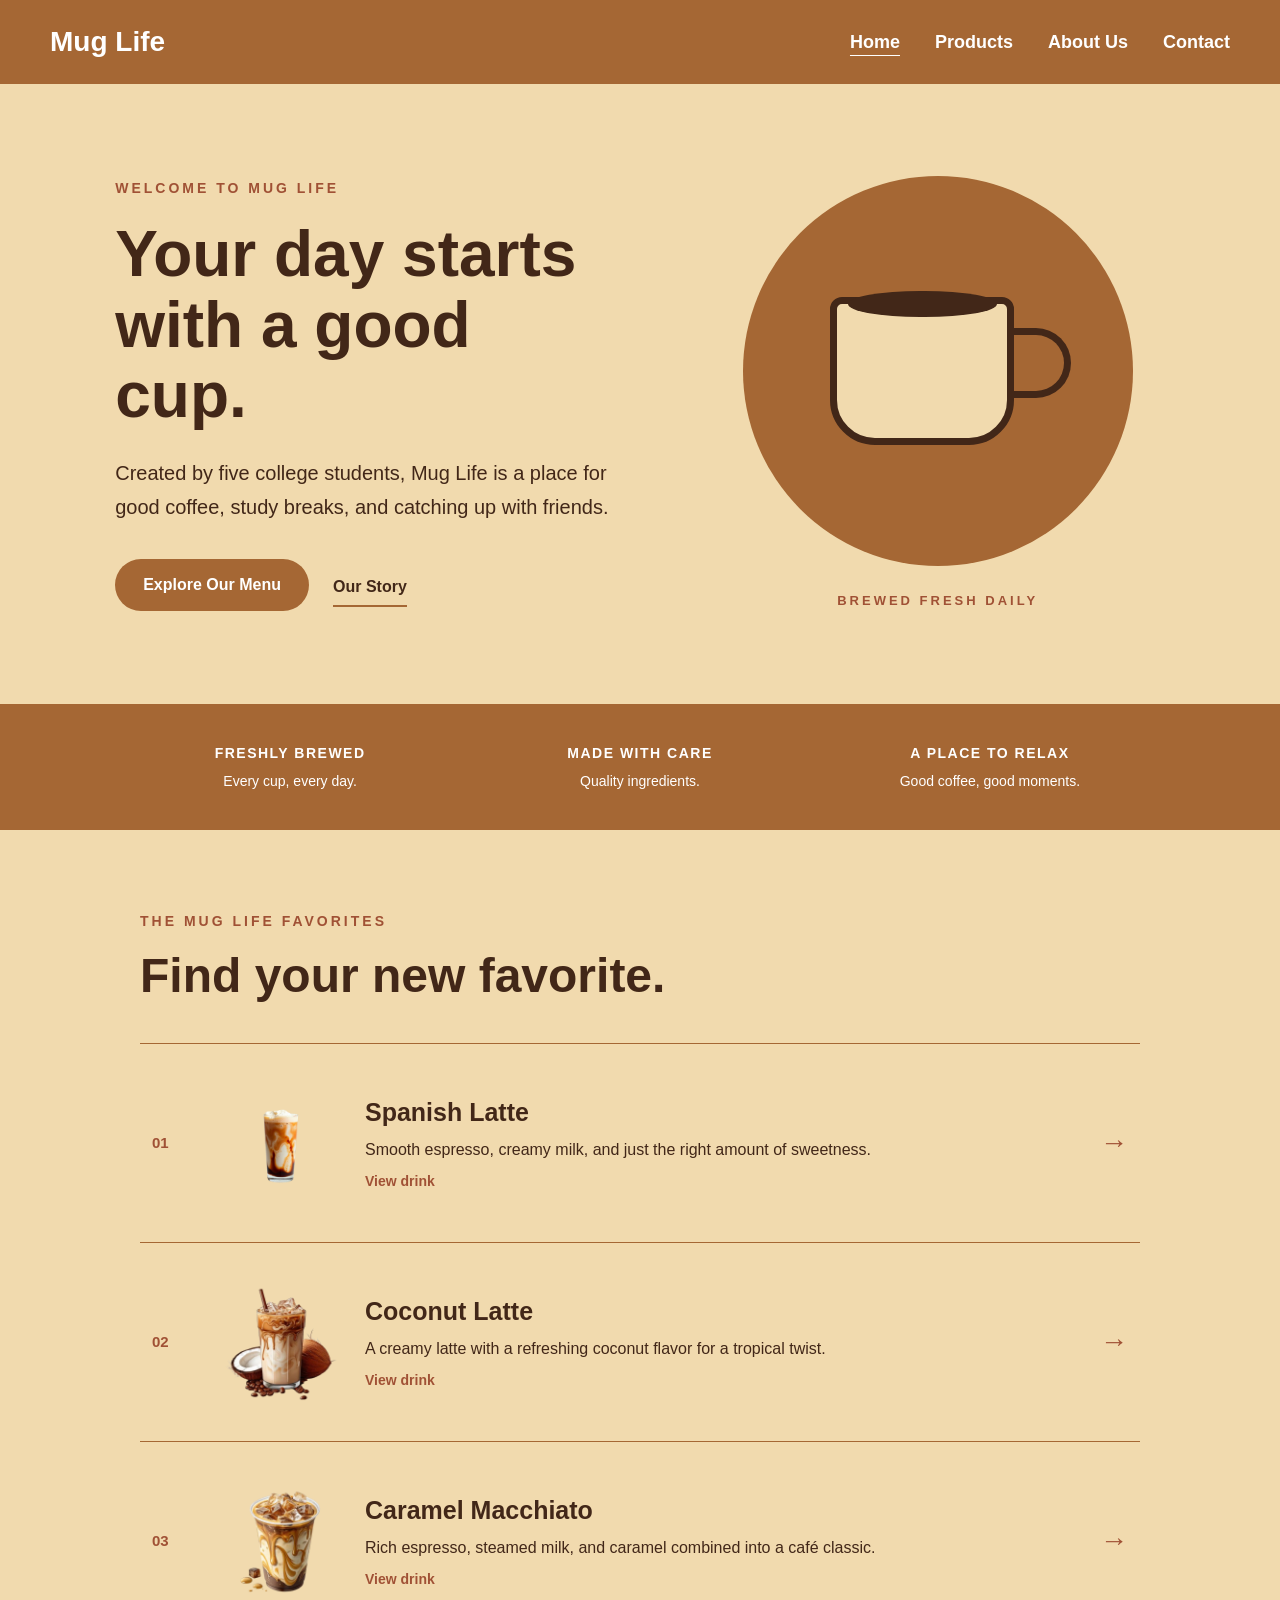
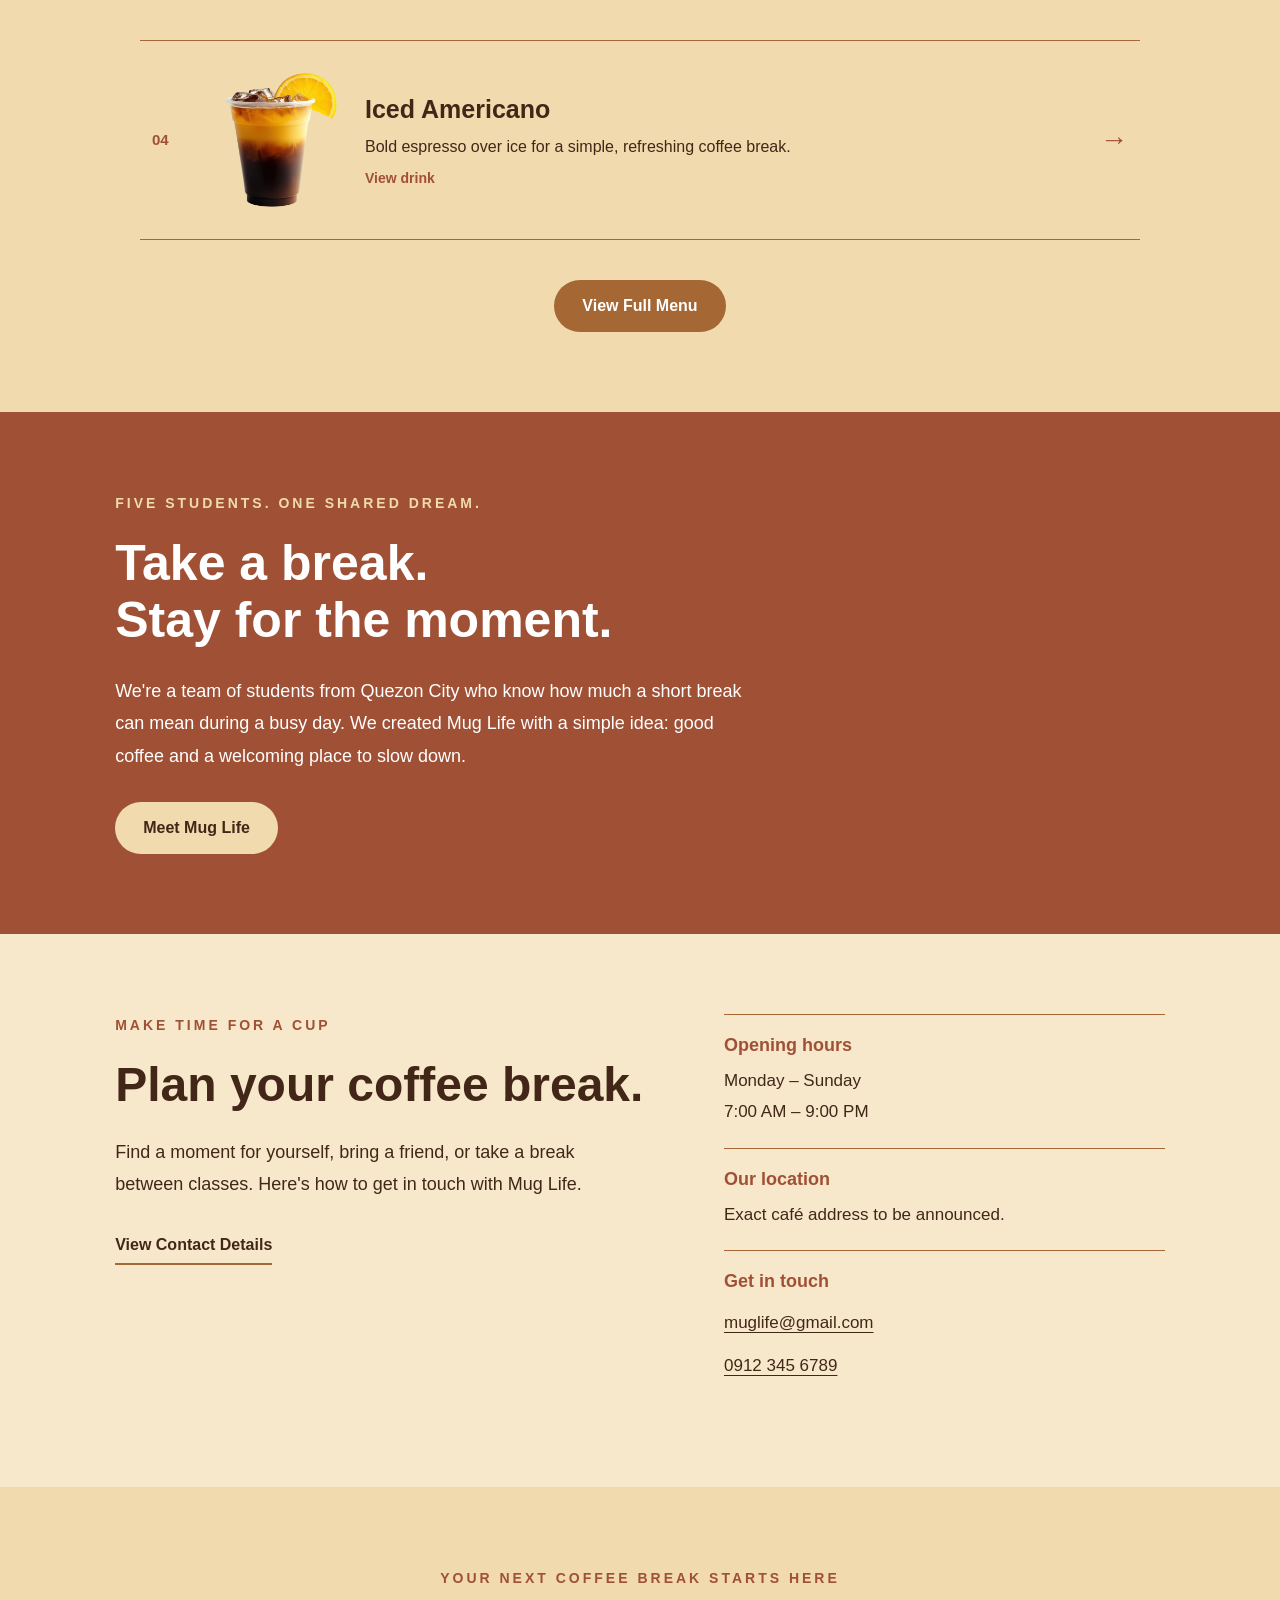
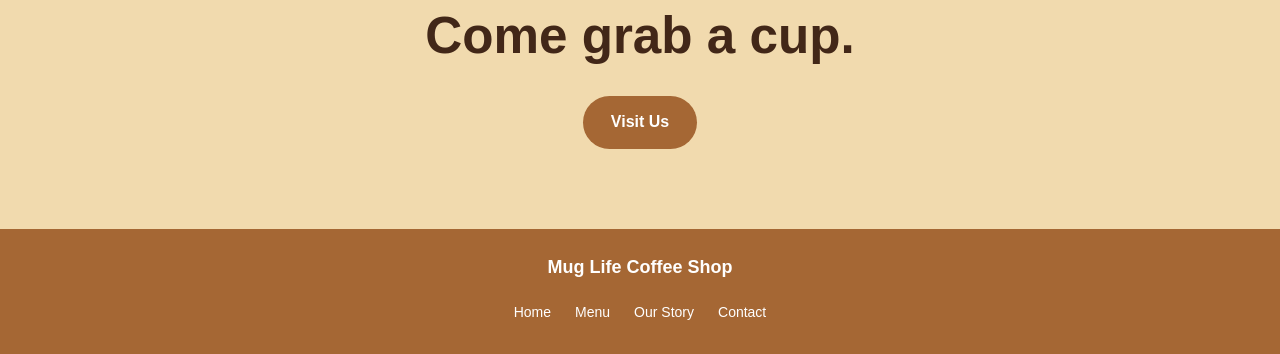
<file: index.html>
<!DOCTYPE html>
<html lang="en">

<head>
  <meta charset="UTF-8">
  <meta name="viewport" content="width=device-width, initial-scale=1.0">
  <meta name="description" content="Meet Mug Life, a coffee shop concept created by five college students. Explore our favorite drinks and our story.">
  <title>Mug Life - Coffee Shop</title>
  <link rel="stylesheet" href="style.css">
</head>

<body class="home-page">

  <a href="#main-content" class="skip-link">Skip to content</a>

  <!-- NAVIGATION -->
  <header class="navbar">
    <a href="index.html" class="logo" aria-label="Mug Life home">Mug Life</a>

    <nav aria-label="Main navigation">
      <a href="index.html" aria-current="page">Home</a>
      <a href="products.html">Products</a>
      <a href="aboutus.html">About Us</a>
      <a href="contact.html">Contact</a>
    </nav>
  </header>

  <main id="main-content" tabindex="-1">

    <!-- HERO -->
    <section class="hero" aria-labelledby="welcome-heading">
      <div class="hero-content">
        <p class="small-heading">WELCOME TO MUG LIFE</p>
        <h1 id="welcome-heading">Your day starts with a good cup.</h1>
        <p class="hero-description">
          Created by five college students, Mug Life is a place for
          good coffee, study breaks, and catching up with friends.
        </p>
        <div class="hero-buttons">
          <a href="products.html" class="primary-button">Explore Our Menu</a>
          <a href="aboutus.html" class="secondary-button">Our Story</a>
        </div>
      </div>

      <div class="hero-coffee">
        <div class="coffee-circle" aria-hidden="true">
          <div class="coffee-cup">
            <div class="coffee"></div>
            <div class="cup-handle"></div>
          </div>
        </div>
        <p class="coffee-label">BREWED FRESH DAILY</p>
      </div>
    </section>

    <!-- HIGHLIGHTS -->
    <div class="highlight">
      <div>
        <strong>FRESHLY BREWED</strong>
        <span>Every cup, every day.</span>
      </div>
      <div>
        <strong>MADE WITH CARE</strong>
        <span>Quality ingredients.</span>
      </div>
      <div>
        <strong>A PLACE TO RELAX</strong>
        <span>Good coffee, good moments.</span>
      </div>
    </div>

    <section class="favorites" aria-labelledby="favorites-heading">
      <div class="section-heading">
        <p>THE MUG LIFE FAVORITES</p>
        <h2 id="favorites-heading">Find your new favorite.</h2>
      </div>

      <div class="favorite-list">
        <a href="products.html#spanish-latte" class="favorite-item">
          <span class="favorite-number" aria-hidden="true">01</span>
          <img src="spanishlatte.png" alt="" width="120" height="150" loading="lazy"
            onerror="this.onerror=null; this.src='images/drink-placeholder.svg';">
          <div class="favorite-info">
            <h3>Spanish Latte</h3>
            <p>Smooth espresso, creamy milk, and just the right amount of sweetness.</p>
            <span class="favorite-link-label">View drink</span>
          </div>
          <span class="favorite-arrow" aria-hidden="true">&rarr;</span>
        </a>

        <a href="products.html#coconut-latte" class="favorite-item">
          <span class="favorite-number" aria-hidden="true">02</span>
          <img src="coconutlatte.png" alt="" width="120" height="150" loading="lazy"
            onerror="this.onerror=null; this.src='images/drink-placeholder.svg';">
          <div class="favorite-info">
            <h3>Coconut Latte</h3>
            <p>A creamy latte with a refreshing coconut flavor for a tropical twist.</p>
            <span class="favorite-link-label">View drink</span>
          </div>
          <span class="favorite-arrow" aria-hidden="true">&rarr;</span>
        </a>

        <a href="products.html#caramel-macchiato" class="favorite-item">
          <span class="favorite-number" aria-hidden="true">03</span>
          <img src="caramelmacchiato.png" alt="" width="120" height="150" loading="lazy"
            onerror="this.onerror=null; this.src='images/drink-placeholder.svg';">
          <div class="favorite-info">
            <h3>Caramel Macchiato</h3>
            <p>Rich espresso, steamed milk, and caramel combined into a caf&eacute; classic.</p>
            <span class="favorite-link-label">View drink</span>
          </div>
          <span class="favorite-arrow" aria-hidden="true">&rarr;</span>
        </a>

        <a href="products.html#iced-americano" class="favorite-item">
          <span class="favorite-number" aria-hidden="true">04</span>
          <img src="icedamericano.png" alt="" width="120" height="150" loading="lazy"
            onerror="this.onerror=null; this.src='images/drink-placeholder.svg';">
          <div class="favorite-info">
            <h3>Iced Americano</h3>
            <p>Bold espresso over ice for a simple, refreshing coffee break.</p>
            <span class="favorite-link-label">View drink</span>
          </div>
          <span class="favorite-arrow" aria-hidden="true">&rarr;</span>
        </a>
      </div>

      <a href="products.html" class="menu-button">View Full Menu</a>
    </section>

    <!-- OUR STORY -->
    <section class="brand-message" aria-labelledby="story-heading">
      <div class="brand-message-text">
        <p class="small-heading">FIVE STUDENTS. ONE SHARED DREAM.</p>
        <h2 id="story-heading">Take a break.<br>Stay for the moment.</h2>
        <p>
          We're a team of students from Quezon City who know how much
          a short break can mean during a busy day. We created Mug Life
          with a simple idea: good coffee and a welcoming place to slow down.
        </p>
        <a href="aboutus.html" class="light-button">Meet Mug Life</a>
      </div>
    </section>

    <!-- VISIT INFORMATION -->
    <section class="visit-section" id="visit-us" aria-labelledby="visit-heading">
      <div class="visit-intro">
        <p class="small-heading">MAKE TIME FOR A CUP</p>
        <h2 id="visit-heading">Plan your coffee break.</h2>
        <p>
          Find a moment for yourself, bring a friend, or take a break
          between classes. Here's how to get in touch with Mug Life.
        </p>
        <a href="contact.html" class="secondary-button">View Contact Details</a>
      </div>

      <dl class="visit-details">
        <div>
          <dt>Opening hours</dt>
          <dd>Monday &ndash; Sunday<br>7:00 AM &ndash; 9:00 PM</dd>
        </div>
        <div>
          <dt>Our location</dt>
          <dd>Exact caf&eacute; address to be announced.</dd>
        </div>
        <div>
          <dt>Get in touch</dt>
          <dd><a href="mailto:muglife@gmail.com">muglife@gmail.com</a></dd>
          <dd><a href="tel:+639123456789">0912 345 6789</a></dd>
        </div>
      </dl>
    </section>

    <!-- FINAL INVITATION -->
    <section class="final-cta" aria-labelledby="invitation-heading">
      <p>YOUR NEXT COFFEE BREAK STARTS HERE</p>
      <h2 id="invitation-heading">Come grab a cup.</h2>
      <a href="#visit-us" class="primary-button">Visit Us</a>
    </section>

  </main>

  <footer>
    <p class="footer-brand">Mug Life Coffee Shop</p>
    <div class="footer-links" aria-label="More Mug Life pages">
      <a href="index.html">Home</a>
      <a href="products.html">Menu</a>
      <a href="aboutus.html">Our Story</a>
      <a href="contact.html">Contact</a>
    </div>
  </footer>

</body>
</html>
</file>
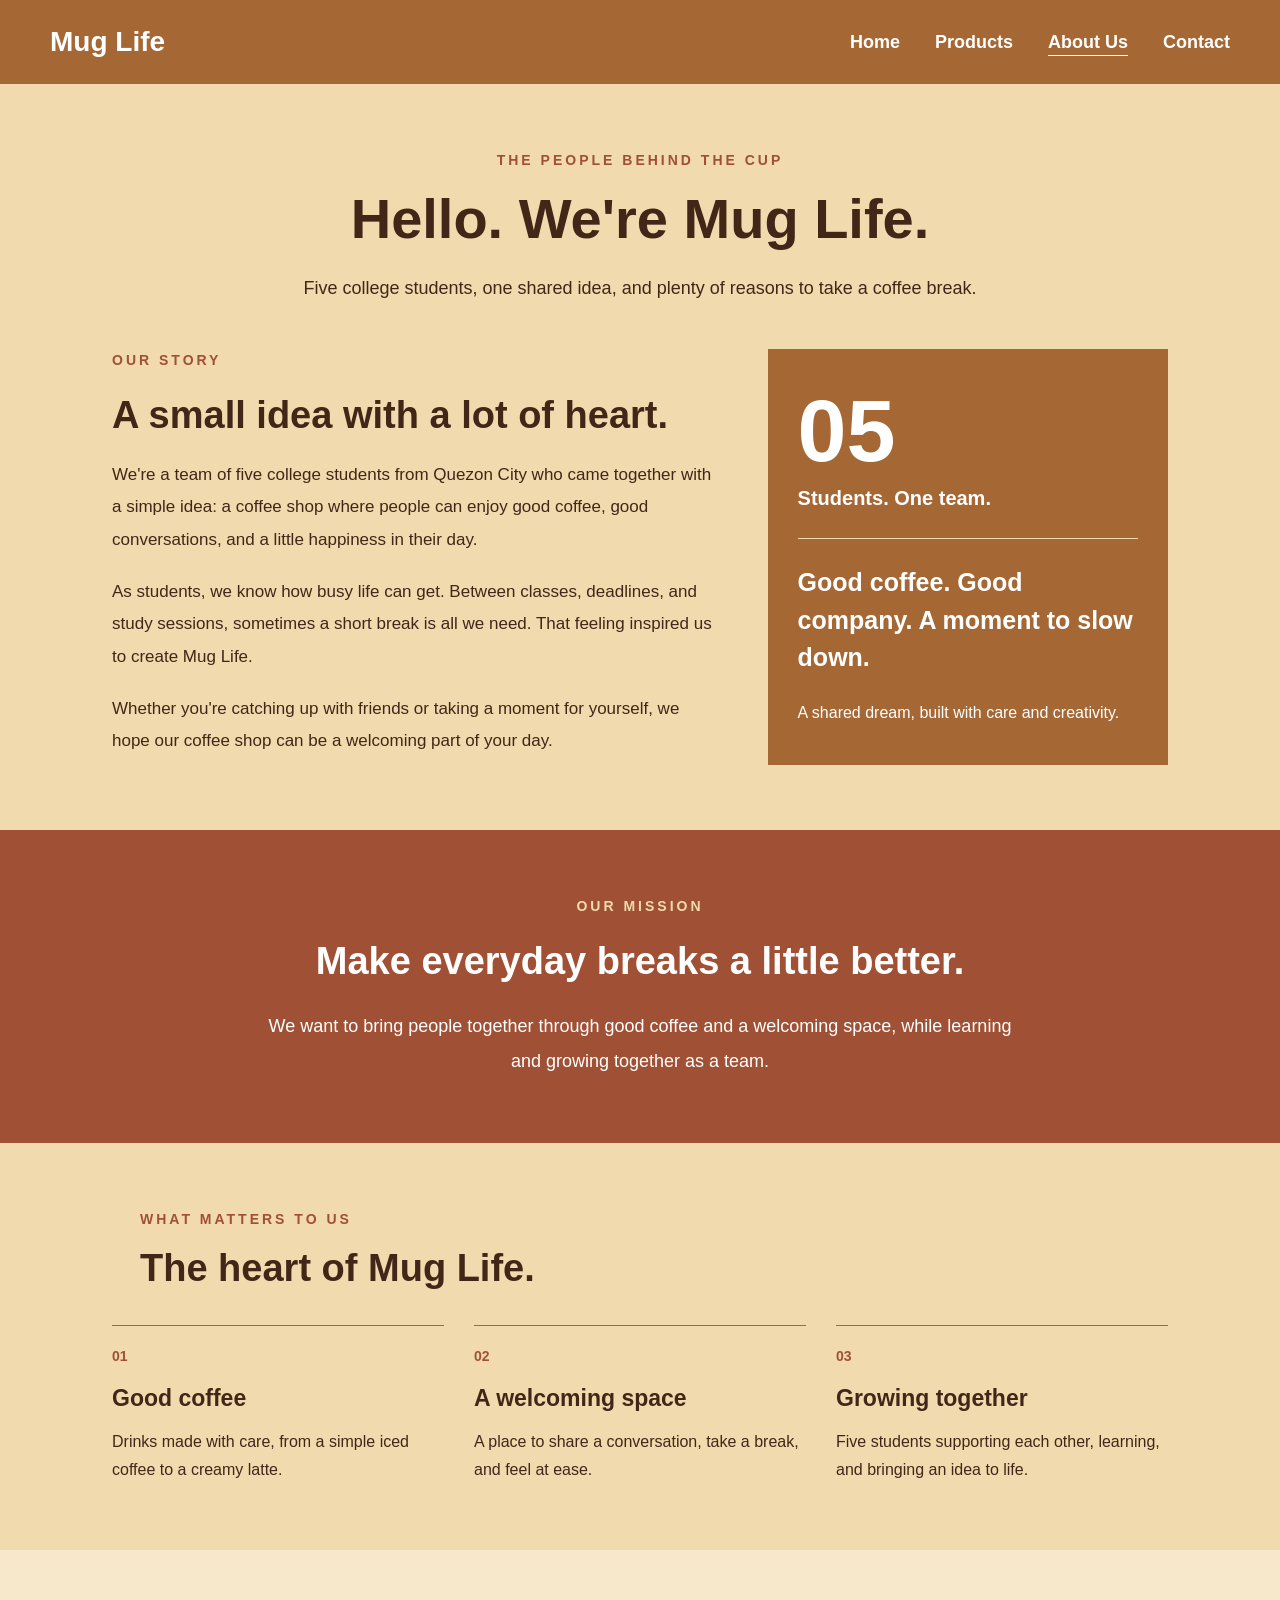
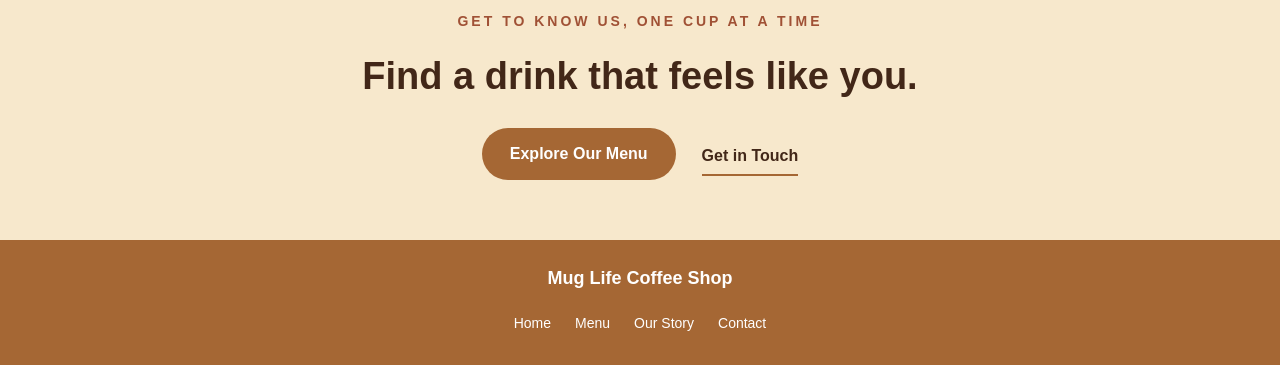
<file: aboutus.html>
<!DOCTYPE html>
<html lang="en">
<head>
  <meta charset="UTF-8">
  <meta name="viewport" content="width=device-width, initial-scale=1.0">
  <meta name="description" content="Meet the five students from Quezon City behind Mug Life.">
  <title>About Us - Mug Life</title>
  <link rel="stylesheet" href="style.css">
</head>
<body class="inner-page">

  <a href="#main-content" class="skip-link">Skip to content</a>

  <header class="navbar">
    <a href="index.html" class="logo" aria-label="Mug Life home">Mug Life</a>
    <nav aria-label="Main navigation">
      <a href="index.html">Home</a>
      <a href="products.html">Products</a>
      <a href="aboutus.html" aria-current="page">About Us</a>
      <a href="contact.html">Contact</a>
    </nav>
  </header>

  <main id="main-content" tabindex="-1">
    <section class="page-intro" aria-labelledby="about-heading">
      <p class="small-heading">THE PEOPLE BEHIND THE CUP</p>
      <h1 id="about-heading">Hello. We're Mug Life.</h1>
      <p>Five college students, one shared idea, and plenty of reasons to take a coffee break.</p>
    </section>

    <section class="about-story content-width" aria-labelledby="story-heading">
      <div class="story-copy">
        <p class="small-heading">OUR STORY</p>
        <h2 id="story-heading">A small idea with a lot of heart.</h2>
        <p>
          We're a team of five college students from Quezon City who came
          together with a simple idea: a coffee shop where people can enjoy
          good coffee, good conversations, and a little happiness in their day.
        </p>
        <p>
          As students, we know how busy life can get. Between classes,
          deadlines, and study sessions, sometimes a short break is all
          we need. That feeling inspired us to create Mug Life.
        </p>
        <p>
          Whether you're catching up with friends or taking a moment for
          yourself, we hope our coffee shop can be a welcoming part of your day.
        </p>
      </div>
      <aside class="story-note" aria-label="About our team">
        <p class="team-count" aria-hidden="true">05</p>
        <p class="team-caption">Students. One team.</p>
        <blockquote>Good coffee. Good company. A moment to slow down.</blockquote>
        <p>A shared dream, built with care and creativity.</p>
      </aside>
    </section>

    <section class="mission-section" aria-labelledby="mission-heading">
      <p class="small-heading">OUR MISSION</p>
      <h2 id="mission-heading">Make everyday breaks a little better.</h2>
      <p>
        We want to bring people together through good coffee and a welcoming
        space, while learning and growing together as a team.
      </p>
    </section>

    <section class="about-values content-width" aria-labelledby="values-heading">
      <div class="section-heading">
        <p>WHAT MATTERS TO US</p>
        <h2 id="values-heading">The heart of Mug Life.</h2>
      </div>
      <div class="value-grid">
        <article class="value-item">
          <p class="value-number" aria-hidden="true">01</p>
          <h3>Good coffee</h3>
          <p>Drinks made with care, from a simple iced coffee to a creamy latte.</p>
        </article>
        <article class="value-item">
          <p class="value-number" aria-hidden="true">02</p>
          <h3>A welcoming space</h3>
          <p>A place to share a conversation, take a break, and feel at ease.</p>
        </article>
        <article class="value-item">
          <p class="value-number" aria-hidden="true">03</p>
          <h3>Growing together</h3>
          <p>Five students supporting each other, learning, and bringing an idea to life.</p>
        </article>
      </div>
    </section>

    <section class="page-cta" aria-labelledby="about-cta-heading">
      <p class="small-heading">GET TO KNOW US, ONE CUP AT A TIME</p>
      <h2 id="about-cta-heading">Find a drink that feels like you.</h2>
      <div class="cta-links">
        <a href="products.html" class="primary-button">Explore Our Menu</a>
        <a href="contact.html" class="secondary-button">Get in Touch</a>
      </div>
    </section>
  </main>

  <footer>
    <p class="footer-brand">Mug Life Coffee Shop</p>
    <div class="footer-links" aria-label="More Mug Life pages">
      <a href="index.html">Home</a>
      <a href="products.html">Menu</a>
      <a href="aboutus.html">Our Story</a>
      <a href="contact.html">Contact</a>
    </div>
  </footer>

</body>
</html>
</file>
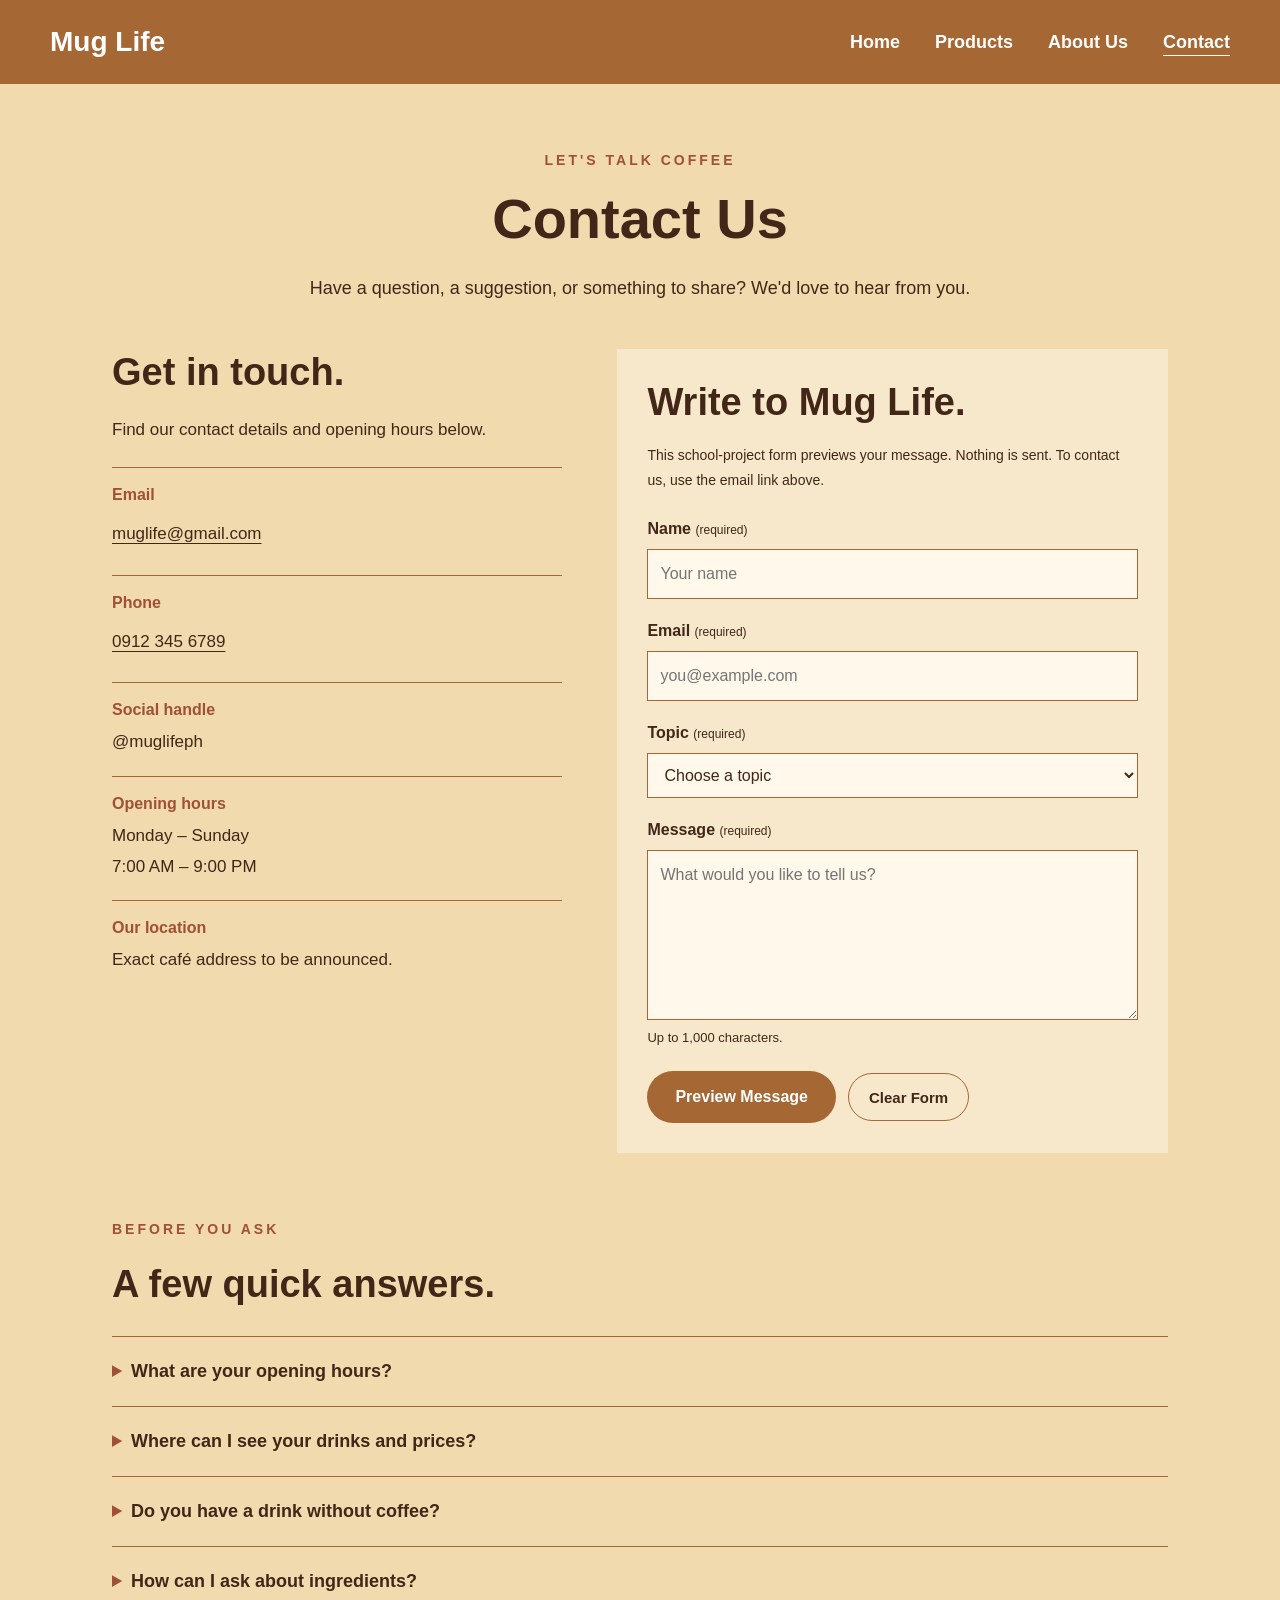
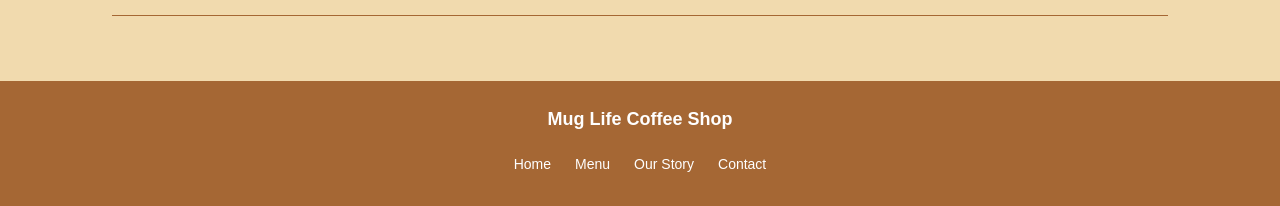
<file: contact.html>
<!DOCTYPE html>
<html lang="en">
<head>
  <meta charset="UTF-8">
  <meta name="viewport" content="width=device-width, initial-scale=1.0">
  <meta name="description" content="Find Mug Life contact details, hours, and answers to common questions.">
  <title>Contact Us - Mug Life</title>
  <link rel="stylesheet" href="style.css">
</head>
<body class="inner-page">

  <a href="#main-content" class="skip-link">Skip to content</a>

  <header class="navbar">
    <a href="home.html" class="logo" aria-label="Mug Life home">Mug Life</a>
    <nav aria-label="Main navigation">
      <a href="index.html">Home</a>
      <a href="products.html">Products</a>
      <a href="aboutus.html">About Us</a>
      <a href="contact.html" aria-current="page">Contact</a>
    </nav>
  </header>

  <main id="main-content" tabindex="-1">
    <section class="page-intro" aria-labelledby="contact-heading">
      <p class="small-heading">LET'S TALK COFFEE</p>
      <h1 id="contact-heading">Contact Us</h1>
      <p>Have a question, a suggestion, or something to share? We'd love to hear from you.</p>
    </section>

    <div class="contact-content content-width">
      <section class="contact-details" id="contact-details" aria-labelledby="details-heading">
        <h2 id="details-heading">Get in touch.</h2>
        <p>Find our contact details and opening hours below.</p>
        <dl class="contact-list">
          <div>
            <dt>Email</dt>
            <dd><a href="mailto:muglife@gmail.com">muglife@gmail.com</a></dd>
          </div>
          <div>
            <dt>Phone</dt>
            <dd><a href="tel:+639123456789">0912 345 6789</a></dd>
          </div>
          <div>
            <dt>Social handle</dt>
            <dd>@muglifeph</dd>
          </div>
          <div>
            <dt>Opening hours</dt>
            <dd>Monday &ndash; Sunday<br>7:00 AM &ndash; 9:00 PM</dd>
          </div>
          <div>
            <dt>Our location</dt>
            <dd>Exact caf&eacute; address to be announced.</dd>
          </div>
        </dl>
      </section>

      <section class="contact-form" aria-labelledby="form-heading">
        <h2 id="form-heading">Write to Mug Life.</h2>
        <p id="form-note" class="form-note">
          This school-project form previews your message. Nothing is sent.
          To contact us, use the email link above.
        </p>
        <form id="contact-preview" aria-describedby="form-note">
          <label for="name">Name <span>(required)</span></label>
          <input type="text" id="name" name="name" placeholder="Your name"
            autocomplete="name" maxlength="80" required>

          <label for="email">Email <span>(required)</span></label>
          <input type="email" id="email" name="email" placeholder="you@example.com"
            autocomplete="email" maxlength="254" required>

          <label for="subject">Topic <span>(required)</span></label>
          <select id="subject" name="subject" required>
            <option value="" selected disabled>Choose a topic</option>
            <option>Menu question</option>
            <option>General inquiry</option>
            <option>Feedback</option>
          </select>

          <label for="message">Message <span>(required)</span></label>
          <textarea id="message" name="message" rows="6" maxlength="1000"
            placeholder="What would you like to tell us?" aria-describedby="message-help" required></textarea>
          <p id="message-help" class="field-help">Up to 1,000 characters.</p>

          <div class="form-buttons">
            <button type="submit" id="preview-button" class="primary-button" disabled>Preview Message</button>
            <button type="reset" class="clear-button">Clear Form</button>
          </div>
          <noscript><p class="form-note">Enable JavaScript to preview a message, or use the email link.</p></noscript>
        </form>

        <section id="message-preview" class="message-preview" tabindex="-1"
          aria-labelledby="preview-heading" aria-live="polite" hidden>
          <h3 id="preview-heading">Your message preview</h3>
          <p id="preview-from"></p>
          <p id="preview-topic"></p>
          <p id="preview-message" class="preview-message"></p>
          <p class="preview-notice">Preview only. No message has been sent.</p>
        </section>
      </section>
    </div>

    <section class="faq content-width" id="faq" aria-labelledby="faq-heading">
      <p class="small-heading">BEFORE YOU ASK</p>
      <h2 id="faq-heading">A few quick answers.</h2>
      <details>
        <summary>What are your opening hours?</summary>
        <p>Our listed hours are Monday to Sunday, 7:00 AM to 9:00 PM.</p>
      </details>
      <details>
        <summary>Where can I see your drinks and prices?</summary>
        <p>Visit our <a href="products.html">Products page</a> for drinks, sample prices, sizes, and ingredients.</p>
      </details>
      <details>
        <summary>Do you have a drink without coffee?</summary>
        <p>Yes. Our <a href="products.html#matcha-latte">Matcha Latte</a> uses matcha and milk instead of espresso.</p>
      </details>
      <details>
        <summary>How can I ask about ingredients?</summary>
        <p>Email <a href="mailto:muglife@gmail.com">muglife@gmail.com</a> or call
          <a href="tel:+639123456789">0912 345 6789</a> before choosing your drink.</p>
      </details>
    </section>
  </main>

  <footer>
    <p class="footer-brand">Mug Life Coffee Shop</p>
    <div class="footer-links" aria-label="More Mug Life pages">
      <a href="index.html">Home</a>
      <a href="products.html">Menu</a>
      <a href="aboutus.html">Our Story</a>
      <a href="contact.html">Contact</a>
    </div>
  </footer>

  <script>
    const form = document.getElementById('contact-preview');
    const preview = document.getElementById('message-preview');

    form.addEventListener('submit', function (event) {
      event.preventDefault();
      document.getElementById('preview-from').textContent =
        'From: ' + form.elements.name.value + ' (' + form.elements.email.value + ')';
      document.getElementById('preview-topic').textContent =
        'Topic: ' + form.elements.subject.value;
      document.getElementById('preview-message').textContent = form.elements.message.value;
      preview.hidden = false;
      preview.focus();
    });

    form.addEventListener('reset', function () {
      preview.hidden = true;
    });

    document.getElementById('preview-button').disabled = false;
  </script>
</body>
</html>
</file>
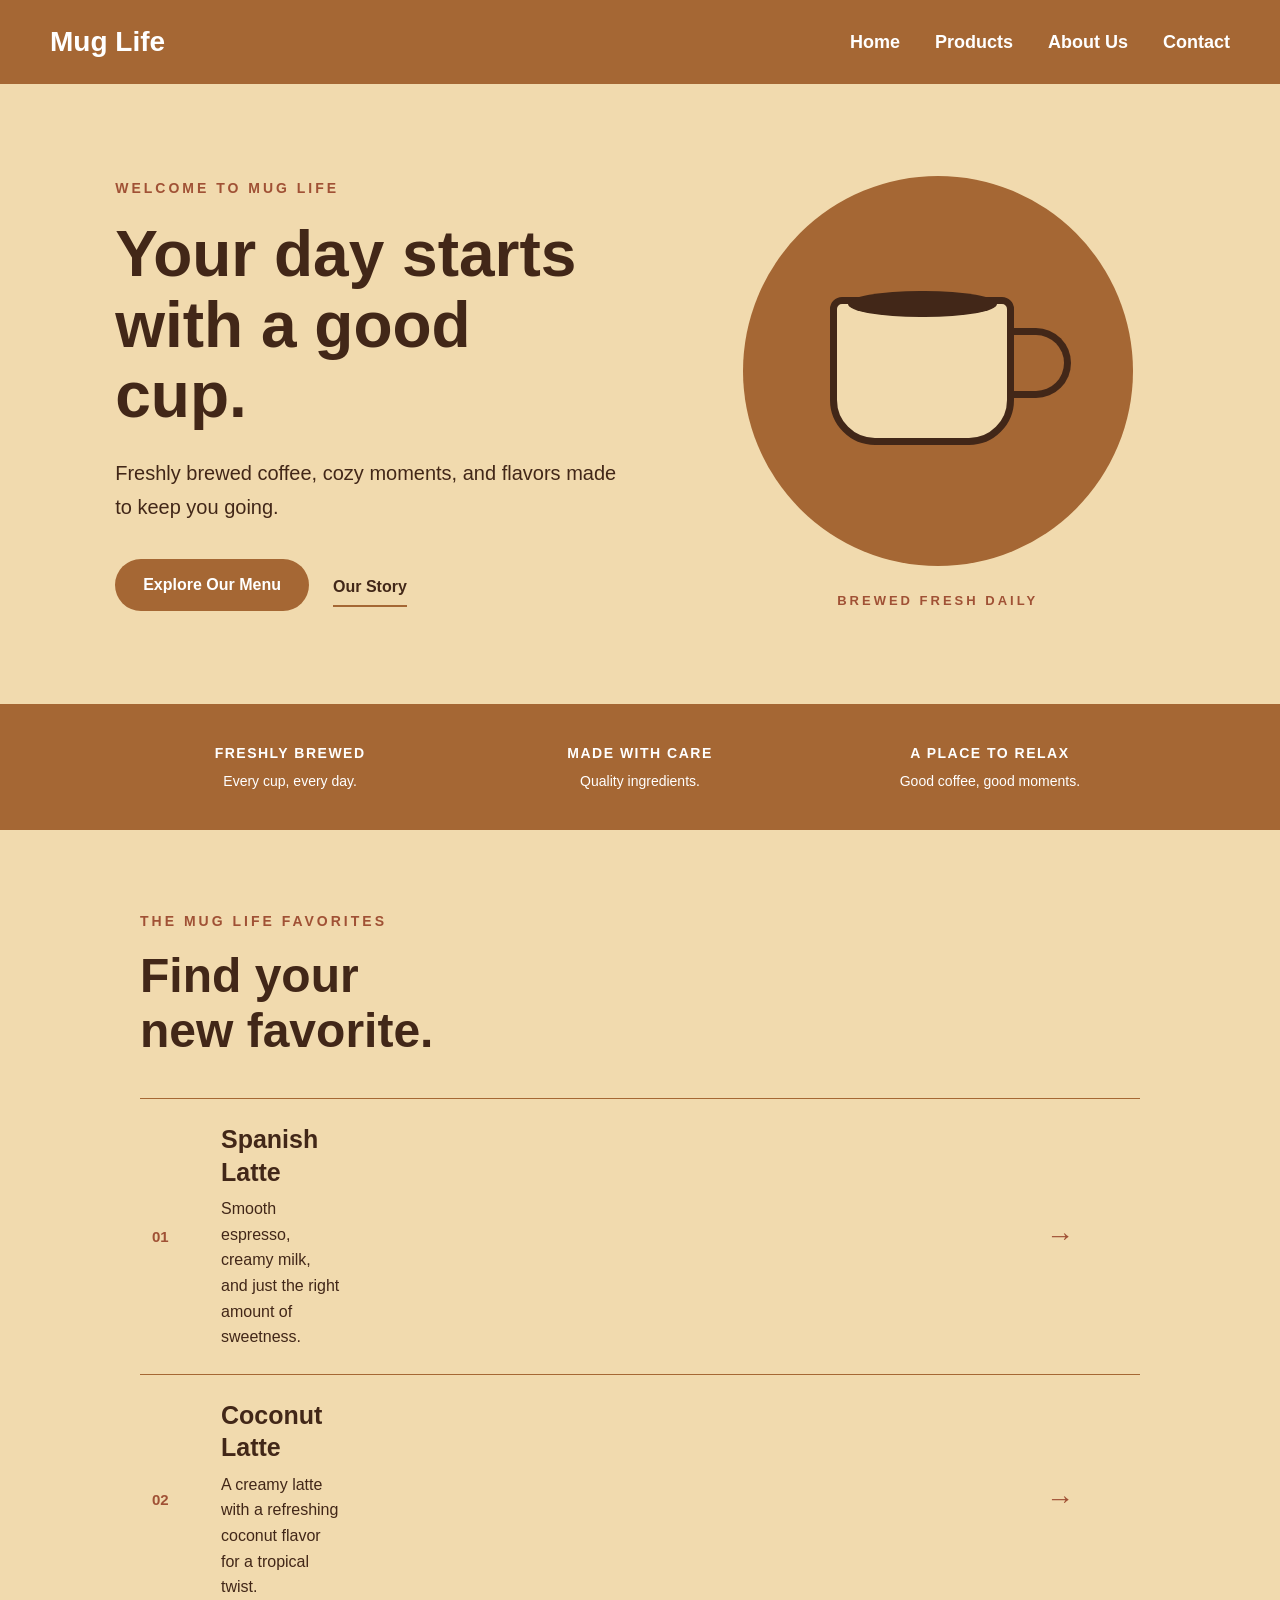
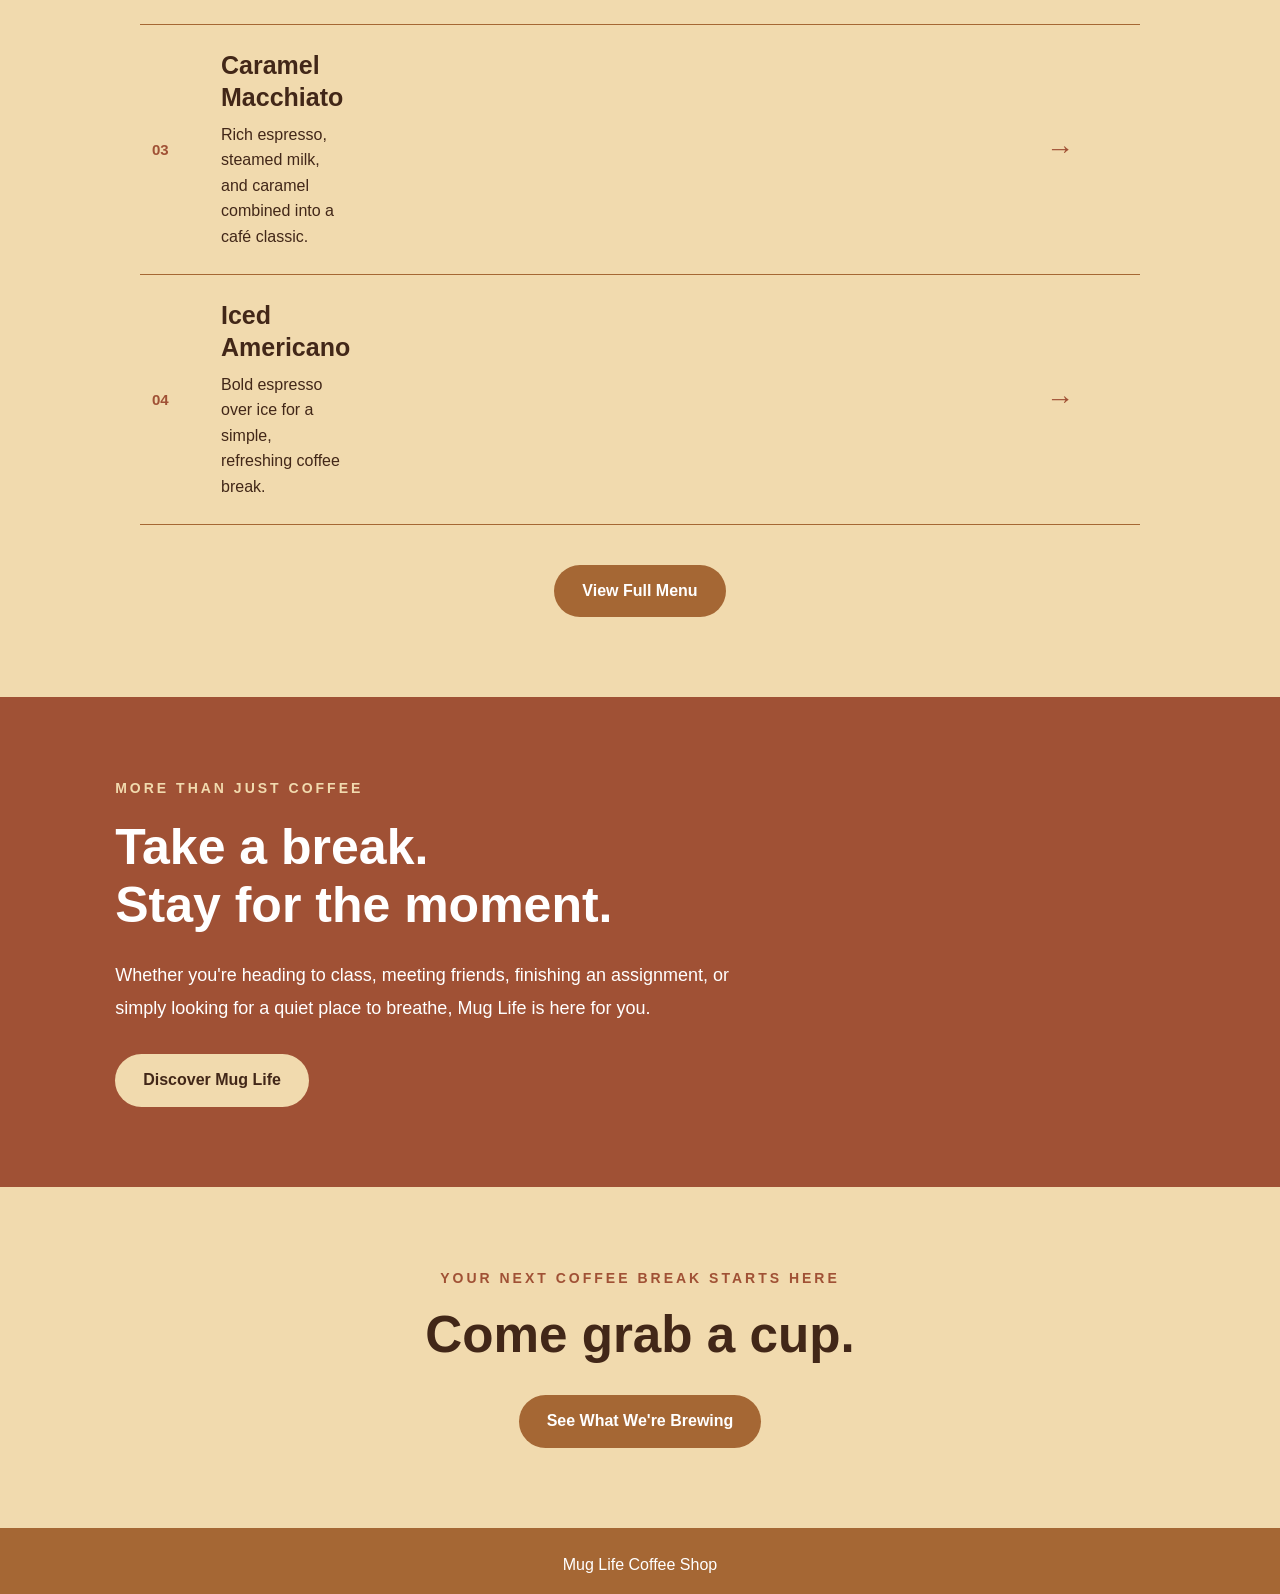
<file: home.html>
<!DOCTYPE html>
<html lang="en">

<head>
  <meta charset="UTF-8">
  <meta name="viewport" content="width=device-width, initial-scale=1.0">
  <title>Mug Life - Coffee Shop</title>
  <link rel="stylesheet" href="style.css">
</head>

<body>

  <!-- NAVIGATION -->
  <header class="navbar">
    <div class="logo">
      Mug Life
    </div>

    <nav>
      <a href="home.html">Home</a>
      <a href="products.html">Products</a>
      <a href="aboutus.html">About Us</a>
      <a href="contact.html">Contact</a>
    </nav>
  </header>


  <main>

    <!-- HERO -->
    <section class="hero">

      <div class="hero-content">

        <p class="small-heading">WELCOME TO MUG LIFE</p>

        <h1>
          Your day starts<br>
          with a good cup.
        </h1>

        <p class="hero-description">
          Freshly brewed coffee, cozy moments, and flavors
          made to keep you going.
        </p>

        <div class="hero-buttons">
          <a href="products.html" class="primary-button">Explore Our Menu</a>
          <a href="aboutus.html" class="secondary-button">Our Story</a>
        </div>

      </div>


      <div class="hero-coffee">

        <div class="coffee-circle">
          <div class="coffee-cup">
            <div class="coffee">
            </div>

            <div class="cup-handle">
            </div>
          </div>
        </div>

        <p class="coffee-label">BREWED FRESH DAILY</p>

      </div>

    </section>


    <!-- HIGHLIGHT STRIP -->
    <section class="highlight">

      <div>
        <strong>FRESHLY BREWED</strong>
        <span>Every cup, every day.</span>
      </div>

      <div>
        <strong>MADE WITH CARE</strong>
        <span>Quality ingredients.</span>
      </div>

      <div>
        <strong>A PLACE TO RELAX</strong>
        <span>Good coffee, good moments.</span>
      </div>

    </section>


    <!-- FAVORITES -->
    <section class="favorites">

      <div class="section-heading">
        <p>THE MUG LIFE FAVORITES</p>

        <h2>
          Find your<br>
          new favorite.
        </h2>
      </div>


      <div class="favorite-list">

        <div class="favorite-item">
          <div class="favorite-number">01</div>

          <div class="favorite-info">
            <h3>Spanish Latte</h3>
            <p>
              Smooth espresso, creamy milk, and just the right
              amount of sweetness.
            </p>
          </div>

          <div class="favorite-arrow">→</div>
        </div>


        <div class="favorite-item">
          <div class="favorite-number">02</div>

          <div class="favorite-info">
            <h3>Coconut Latte</h3>
            <p>
              A creamy latte with a refreshing coconut flavor
              for a tropical twist.
            </p>
          </div>

          <div class="favorite-arrow">→</div>
        </div>


        <div class="favorite-item">
          <div class="favorite-number">03</div>

          <div class="favorite-info">
            <h3>Caramel Macchiato</h3>
            <p>
              Rich espresso, steamed milk, and caramel
              combined into a café classic.
            </p>
          </div>

          <div class="favorite-arrow">→</div>
        </div>


        <div class="favorite-item">
          <div class="favorite-number">04</div>

          <div class="favorite-info">
            <h3>Iced Americano</h3>
            <p>
              Bold espresso over ice for a simple,
              refreshing coffee break.
            </p>
          </div>

          <div class="favorite-arrow">→</div>
        </div>

      </div>


      <a href="products.html" class="menu-button">
        View Full Menu
      </a>

    </section>


    <!-- BRAND MESSAGE -->
    <section class="brand-message">

      <div class="brand-message-text">

        <p class="small-heading">MORE THAN JUST COFFEE</p>

        <h2>
          Take a break.<br>
          Stay for the moment.
        </h2>

        <p>
          Whether you're heading to class, meeting friends,
          finishing an assignment, or simply looking for a
          quiet place to breathe, Mug Life is here for you.
        </p>

        <a href="aboutus.html" class="light-button">
          Discover Mug Life
        </a>

      </div>

    </section>


    <!-- FINAL CTA -->
    <section class="final-cta">

      <p>YOUR NEXT COFFEE BREAK STARTS HERE</p>

      <h2>
        Come grab a cup.
      </h2>

      <a href="products.html" class="primary-button">
        See What We're Brewing
      </a>

    </section>

  </main>


  <footer>
    <p>Mug Life Coffee Shop</p>
  </footer>

</body>
</html>
</file>
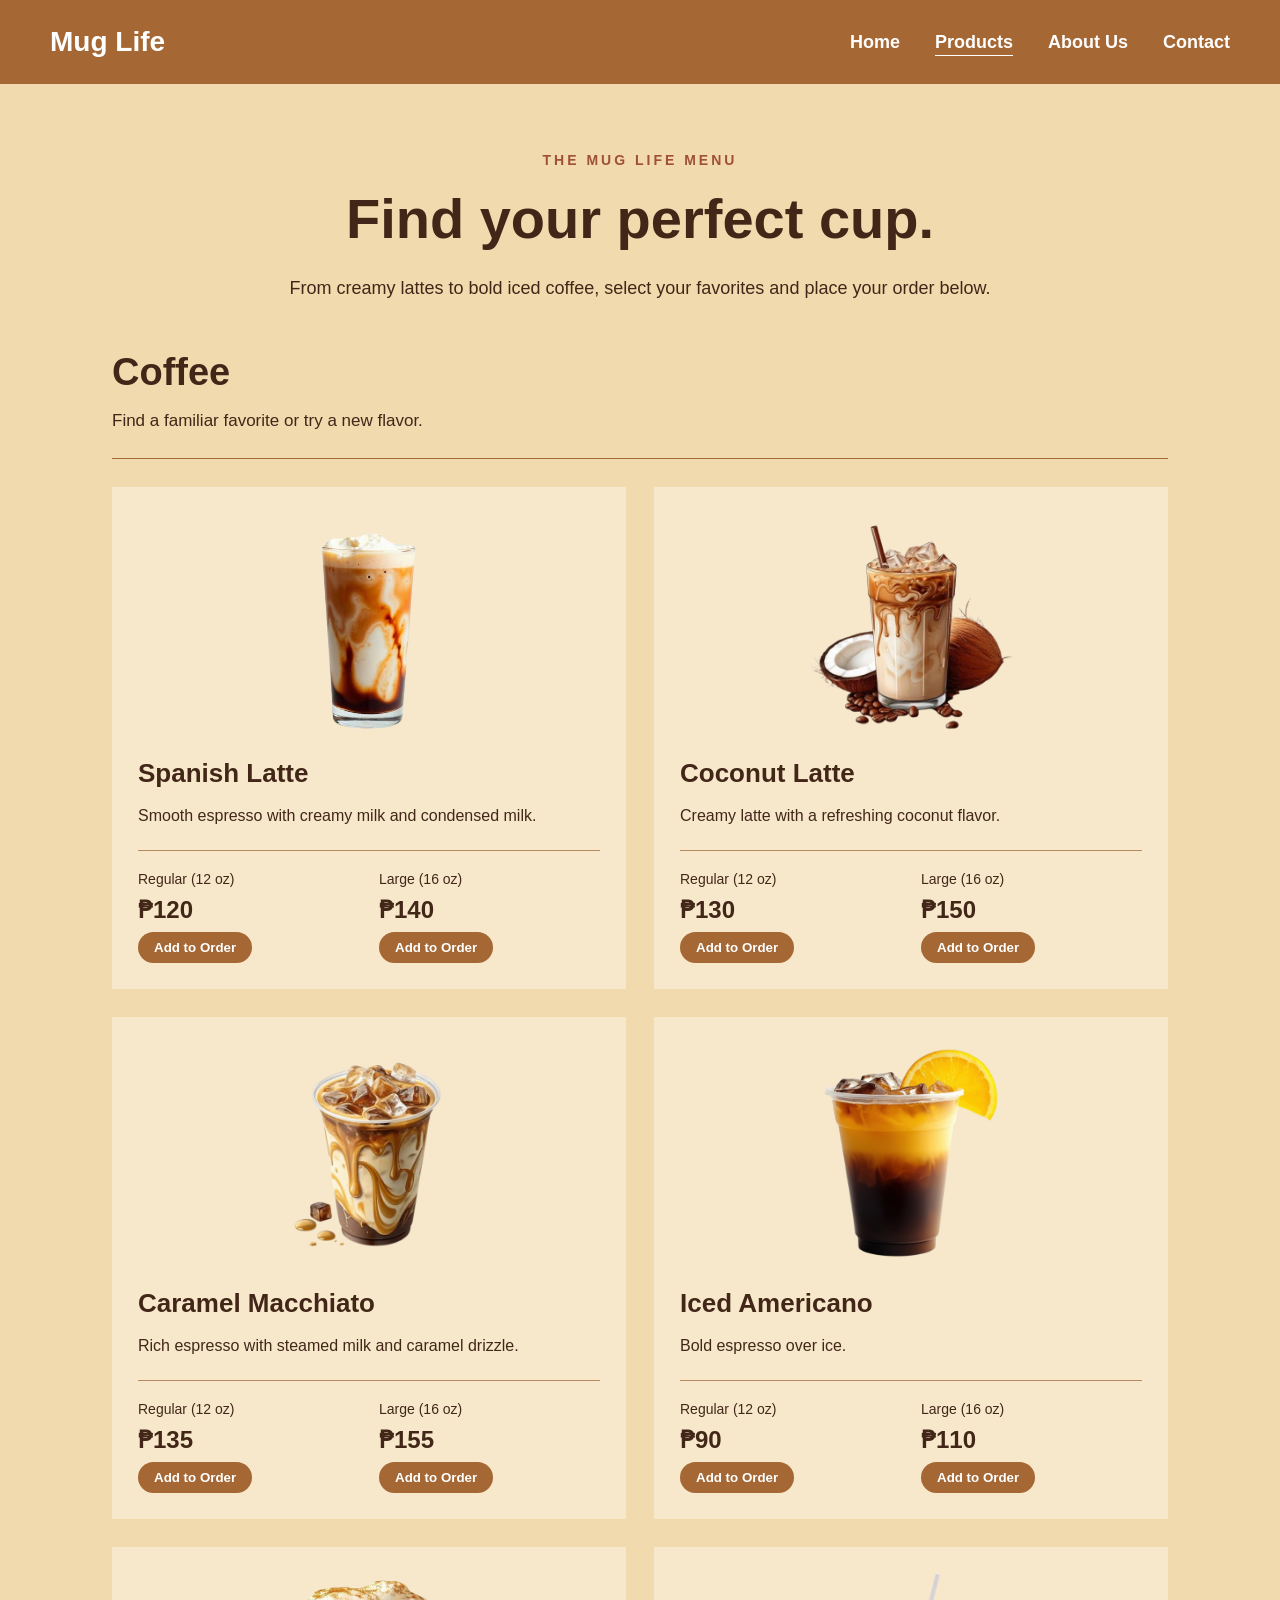
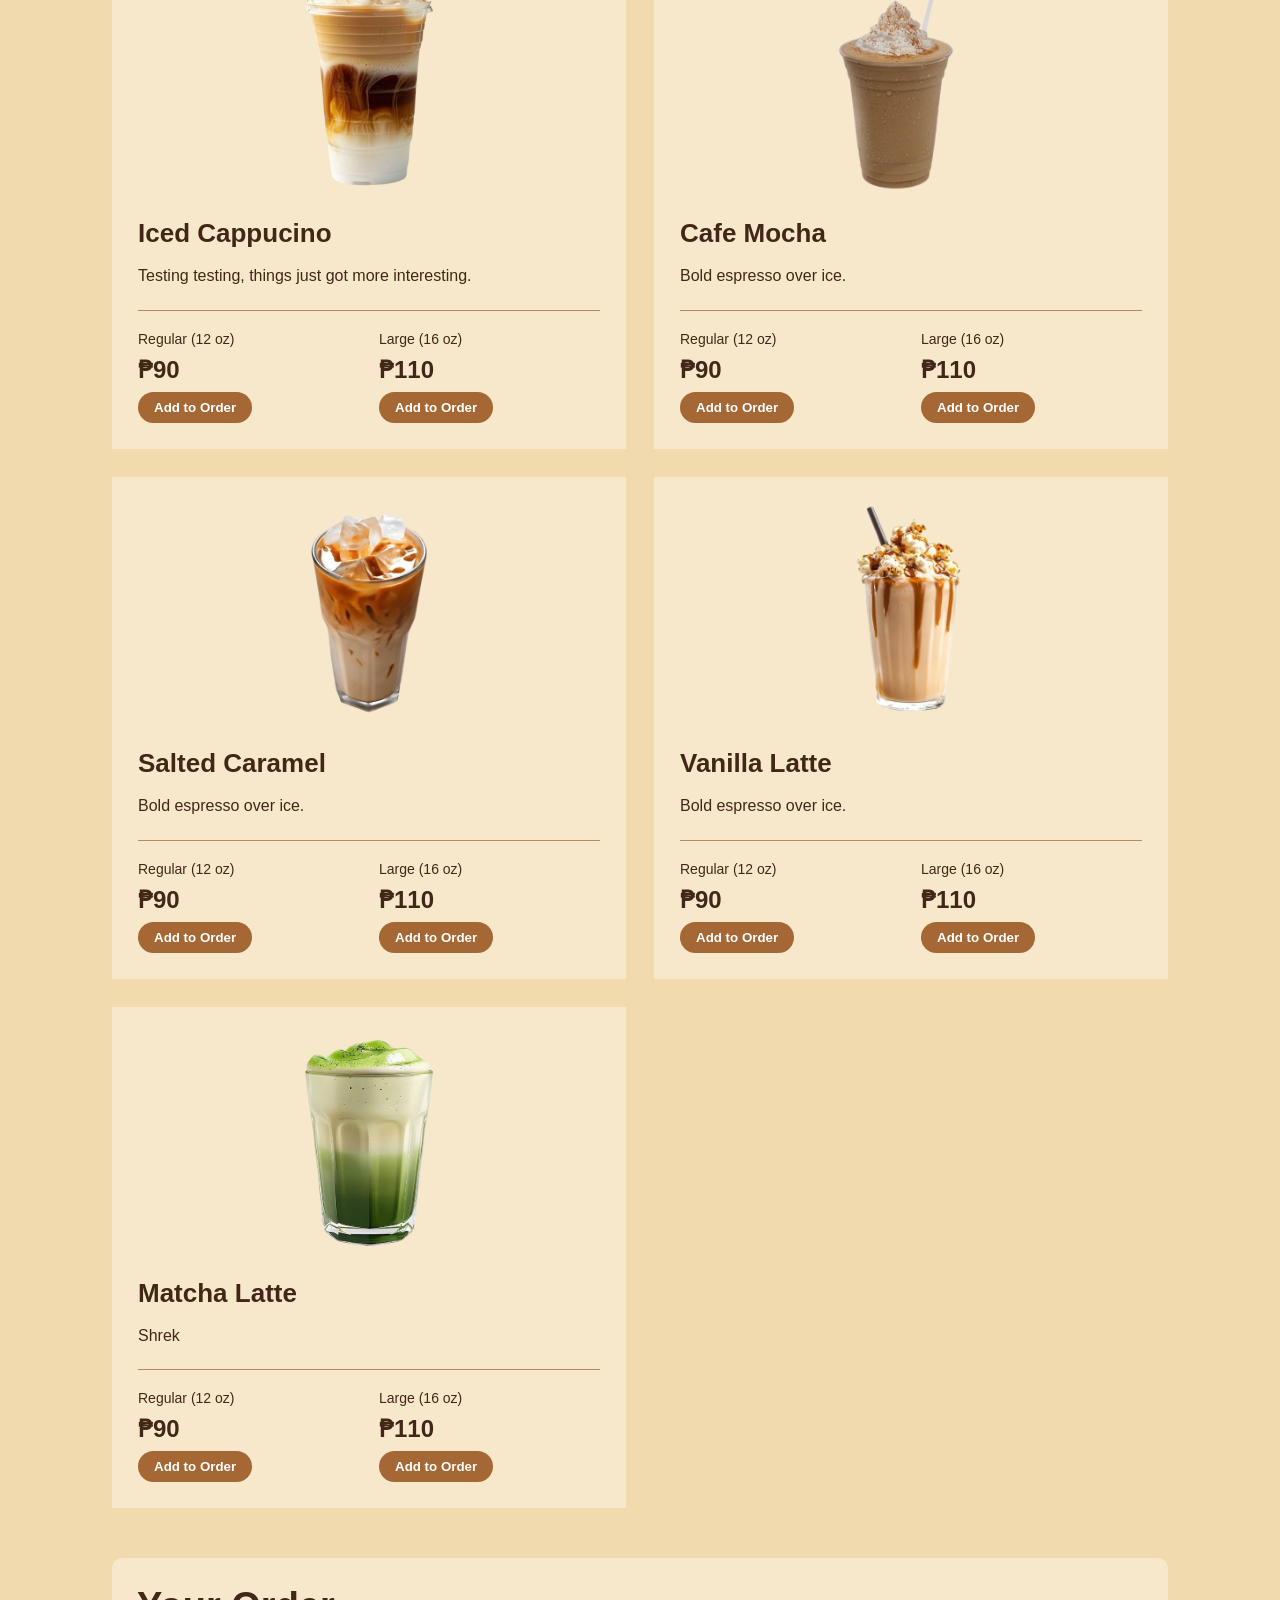
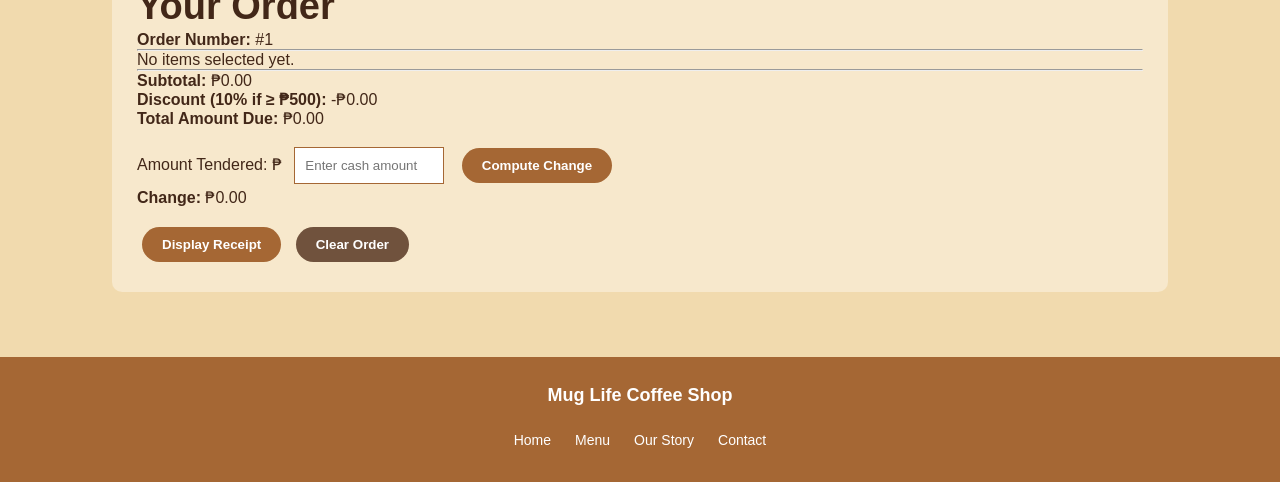
<file: products.html>
<!DOCTYPE html>
<html lang="en">
<head>
  <meta charset="UTF-8">
  <meta name="viewport" content="width=device-width, initial-scale=1.0">
  <meta name="description" content="Explore Mug Life drinks, sample prices, sizes, and order your cup.">
  <title>Products - Mug Life</title>
  <link rel="stylesheet" href="style.css">
</head>
<body class="inner-page">

  <a href="#main-content" class="skip-link">Skip to content</a>

  <header class="navbar">
    <a href="index.html" class="logo" aria-label="Mug Life home">Mug Life</a>
    <nav aria-label="Main navigation">
      <a href="index.html">Home</a>
      <a href="products.html" aria-current="page">Products</a>
      <a href="aboutus.html">About Us</a>
      <a href="contact.html">Contact</a>
    </nav>
  </header>

  <main id="main-content" tabindex="-1">
    <section class="page-intro" aria-labelledby="menu-heading">
      <p class="small-heading">THE MUG LIFE MENU</p>
      <h1 id="menu-heading">Find your perfect cup.</h1>
      <p>From creamy lattes to bold iced coffee, select your favorites and place your order below.</p>
    </section>

    <div class="menu-content">
      <section class="category-group" id="coffee-menu" aria-labelledby="coffee-heading">
        <div class="category-heading">
          <h2 id="coffee-heading">Coffee</h2>
          <p>Find a familiar favorite or try a new flavor.</p>
        </div>
        <div class="products">

          <article class="product" id="spanish-latte">
            <div class="product-image">
              <img src="spanishlatte.png" alt="Spanish Latte" width="240" height="240" loading="lazy">
            </div>
            <div class="product-info">
              <h3>Spanish Latte</h3>
              <p class="product-description">Smooth espresso with creamy milk and condensed milk.</p>
              <div class="product-prices">
                <div>
                  <dt>Regular (12 oz)</dt>
                  <dd>₱120</dd>
                  <button class="add-btn" data-name="Spanish Latte - Regular" data-price="120">Add to Order</button>
                </div>
                <div>
                  <dt>Large (16 oz)</dt>
                  <dd>₱140</dd>
                  <button class="add-btn" data-name="Spanish Latte - Large" data-price="140">Add to Order</button>
                </div>
              </div>
            </div>
          </article>

          <article class="product" id="coconut-latte">
            <div class="product-image">
              <img src="coconutlatte.png" alt="Coconut Latte" width="240" height="240" loading="lazy">
            </div>
            <div class="product-info">
              <h3>Coconut Latte</h3>
              <p class="product-description">Creamy latte with a refreshing coconut flavor.</p>
              <div class="product-prices">
                <div>
                  <dt>Regular (12 oz)</dt>
                  <dd>₱130</dd>
                  <button class="add-btn" data-name="Coconut Latte - Regular" data-price="130">Add to Order</button>
                </div>
                <div>
                  <dt>Large (16 oz)</dt>
                  <dd>₱150</dd>
                  <button class="add-btn" data-name="Coconut Latte - Large" data-price="150">Add to Order</button>
                </div>
              </div>
            </div>
          </article>

          <article class="product" id="caramel-macchiato">
            <div class="product-image">
              <img src="caramelmacchiato.png" alt="Caramel Macchiato" width="240" height="240" loading="lazy">
            </div>
            <div class="product-info">
              <h3>Caramel Macchiato</h3>
              <p class="product-description">Rich espresso with steamed milk and caramel drizzle.</p>
              <div class="product-prices">
                <div>
                  <dt>Regular (12 oz)</dt>
                  <dd>₱135</dd>
                  <button class="add-btn" data-name="Caramel Macchiato - Regular" data-price="135">Add to Order</button>
                </div>
                <div>
                  <dt>Large (16 oz)</dt>
                  <dd>₱155</dd>
                  <button class="add-btn" data-name="Caramel Macchiato - Large" data-price="155">Add to Order</button>
                </div>
              </div>
            </div>
          </article>

          <article class="product" id="iced-americano">
            <div class="product-image">
              <img src="icedamericano.png" alt="Iced Americano" width="240" height="240" loading="lazy">
            </div>
            <div class="product-info">
              <h3>Iced Americano</h3>
              <p class="product-description">Bold espresso over ice.</p>
              <div class="product-prices">
                <div>
                  <dt>Regular (12 oz)</dt>
                  <dd>₱90</dd>
                  <button class="add-btn" data-name="Iced Americano - Regular" data-price="90">Add to Order</button>
                </div>
                <div>
                  <dt>Large (16 oz)</dt>
                  <dd>₱110</dd>
                  <button class="add-btn" data-name="Iced Americano - Large" data-price="110">Add to Order</button>
                </div>
              </div>
            </div>
          </article>


                <article class="product" id="iced-capuccino">
            <div class="product-image">
              <img src="icedcapuccino.png" alt="Iced Cappucino" width="240" height="240" loading="lazy">
            </div>
            <div class="product-info">
              <h3>Iced Cappucino</h3>
              <p class="product-description">Testing testing, things just got more interesting.</p>
              <div class="product-prices">
                <div>
                  <dt>Regular (12 oz)</dt>
                  <dd>₱90</dd>
                  <button class="add-btn" data-name="Iced Cappucino - Regular" data-price="90">Add to Order</button>
                </div>
                <div>
                  <dt>Large (16 oz)</dt>
                  <dd>₱110</dd>
                  <button class="add-btn" data-name="Iced Cappucino - Large" data-price="110">Add to Order</button>
                </div>
              </div>
            </div>
          </article>
          

                  <article class="product" id="cafe-mocha">
            <div class="product-image">
              <img src="cafemocha.png" alt="cafemocha" width="240" height="240" loading="lazy">
            </div>
            <div class="product-info">
              <h3>Cafe Mocha</h3>
              <p class="product-description">Bold espresso over ice.</p>
              <div class="product-prices">
                <div>
                  <dt>Regular (12 oz)</dt>
                  <dd>₱90</dd>
                  <button class="add-btn" data-name="Cafe Mocha - Regular" data-price="90">Add to Order</button>
                </div>
                <div>
                  <dt>Large (16 oz)</dt>
                  <dd>₱110</dd>
                  <button class="add-btn" data-name="Cafe Mocha - Large" data-price="110">Add to Order</button>
                </div>
              </div>
            </div>
          </article>
          
          <article class="product" id="salted-caramel">
            <div class="product-image">
              <img src="saltedcaramel.png" alt="Salted Caramel" width="240" height="240" loading="lazy">
            </div>
            <div class="product-info">
              <h3>Salted Caramel</h3>
              <p class="product-description">Bold espresso over ice.</p>
              <div class="product-prices">
                <div>
                  <dt>Regular (12 oz)</dt>
                  <dd>₱90</dd>
                  <button class="add-btn" data-name="Salted Caramel - Regular" data-price="90">Add to Order</button>
                </div>
                <div>
                  <dt>Large (16 oz)</dt>
                  <dd>₱110</dd>
                  <button class="add-btn" data-name="Salted Caramel - Large" data-price="110">Add to Order</button>
                </div>
              </div>
            </div>
          </article>

            <article class="product" id="vanilla-latte">
            <div class="product-image">
              <img src="vanillalatte.png" alt="Vanilla Latte" width="240" height="240" loading="lazy">
            </div>
            <div class="product-info">
              <h3>Vanilla Latte</h3>
              <p class="product-description">Bold espresso over ice.</p>
              <div class="product-prices">
                <div>
                  <dt>Regular (12 oz)</dt>
                  <dd>₱90</dd>
                  <button class="add-btn" data-name="Vanilla Latte - Regular" data-price="90">Add to Order</button>
                </div>
                <div>
                  <dt>Large (16 oz)</dt>
                  <dd>₱110</dd>
                  <button class="add-btn" data-name="Vanilla Latte - Large" data-price="110">Add to Order</button>
                </div>
              </div>
            </div>
          </article>

            <article class="product" id="matcha-latte">
            <div class="product-image">
              <img src="matchalatte.png" alt="Matcha Latte" width="240" height="240" loading="lazy">
            </div>
            <div class="product-info">
              <h3>Matcha Latte</h3>
              <p class="product-description">Shrek</p>
              <div class="product-prices">
                <div>
                  <dt>Regular (12 oz)</dt>
                  <dd>₱90</dd>
                  <button class="add-btn" data-name="Matcha Latte - Regular" data-price="90">Add to Order</button>
                </div>
                <div>
                  <dt>Large (16 oz)</dt>
                  <dd>₱110</dd>
                  <button class="add-btn" data-name="Matcha Latte - Large" data-price="110">Add to Order</button>
                </div>
              </div>
            </div>
          </article>

        </div>
      </section>

      <section class="order-section" id="order">
        <h2>Your Order</h2>
        <p><strong>Order Number:</strong> #<span id="order-number">1</span></p>
        <hr>
        <div id="order-items"></div>
        <p id="empty-order">No items selected yet.</p>
        <hr>

        <p><strong>Subtotal:</strong> ₱<span id="subtotal">0.00</span></p>
        <p><strong>Discount (10% if ≥ ₱500):</strong> -₱<span id="discount">0.00</span></p>
        <p><strong>Total Amount Due:</strong> ₱<span id="total-due">0.00</span></p>

        <div class="payment-section">
          <label for="cash-input">Amount Tendered: ₱</label>
          <input type="number" id="cash-input" min="0" step="0.01" required aria-describedby="payment-error" placeholder="Enter cash amount">
          <button id="compute-btn">Compute Change</button>
          <p id="payment-error" role="alert" style="color:#9b1c1c;"></p>
          <p><strong>Change:</strong> ₱<span id="change">0.00</span></p>
        </div>

        <button id="receipt-btn">Display Receipt</button>
        <button id="clear-btn">Clear Order</button>

        <div id="receipt" style="display:none; margin-top:25px; padding:20px; background:#fff8eb; border:2px solid #A56734;">
          <h3 style="text-align:center;">🧾 MUG LIFE — Official Receipt</h3>
          <p style="text-align:center;"><strong>Order No:</strong> #<span id="r-order-number">1</span></p>
          <p style="text-align:center;">Quezon City, Philippines</p>
          <hr>
          <div id="receipt-items"></div>
          <hr>
          <p>Subtotal: ₱<span id="r-subtotal">0.00</span></p>
          <p>Discount: ₱<span id="r-discount">0.00</span></p>
          <p><strong>TOTAL: ₱<span id="r-total">0.00</span></strong></p>
          <p>Cash Received: ₱<span id="r-cash">0.00</span></p>
          <p>Change: ₱<span id="r-change">0.00</span></p>
          <hr>
          <p style="text-align:center; font-style:italic;">Thank you for visiting Mug Life! ☕</p>
        </div>
      </section>
    </div>
  </main>

  <footer>
    <p class="footer-brand">Mug Life Coffee Shop</p>
    <div class="footer-links">
      <a href="index.html">Home</a>
      <a href="products.html">Menu</a>
      <a href="aboutus.html">Our Story</a>
      <a href="contact.html">Contact</a>
    </div>
  </footer>

  <script>
    let cart = [];
    let orderCounter = 1;

    function updateOrderNumberDisplay() {
      document.getElementById('order-number').textContent = orderCounter;
      document.getElementById('r-order-number').textContent = orderCounter;
    }

    document.querySelectorAll('.add-btn').forEach(btn => {
      btn.addEventListener('click', () => {
        const name = btn.dataset.name;
        const price = parseFloat(btn.dataset.price);
        cart.push({ name, price });
        updateOrder();
      });
    });

    // Hide any old receipt when the order or payment changes.
    function resetPayment() {
      document.getElementById('receipt').style.display = 'none';
      document.getElementById('change').textContent = '0.00';
      document.getElementById('payment-error').textContent = '';
    }

    function getTotals() {
      const subtotal = cart.reduce((sum, item) => sum + item.price, 0);
      const discount = subtotal >= 500 ? Math.round(subtotal * 10) / 100 : 0;
      const total = Math.round((subtotal - discount) * 100) / 100;
      return { subtotal, discount, total };
    }

    // Both buttons must pass this check before showing change or a receipt.
    function validatePayment() {
      resetPayment();
      const { subtotal, discount, total } = getTotals();
      const input = document.getElementById('cash-input');
      const cash = Number(input.value);
      let message = '';

      if (cart.length === 0) {
        message = 'Please add an item to your order first.';
      } else if (input.value.trim() === '' || !Number.isFinite(cash) || cash < 0 ||
                 input.validity.badInput || input.validity.stepMismatch ||
                 !Number.isSafeInteger(Math.round(cash * 100))) {
        message = 'Please enter a valid cash amount with up to two decimal places.';
      } else if (Math.round(cash * 100) < Math.round(total * 100)) {
        message = 'Insufficient amount given. Please add ₱' + (total - cash).toFixed(2) + '.';
      }

      if (message) {
        document.getElementById('payment-error').textContent = message;
        return null;
      }

      const change = Math.round((cash - total) * 100) / 100;
      document.getElementById('change').textContent = change.toFixed(2);
      return { subtotal, discount, total, cash, change };
    }

    document.getElementById('cash-input').addEventListener('input', resetPayment);

    function updateOrder() {
      resetPayment();
      const container = document.getElementById('order-items');
      const emptyMsg = document.getElementById('empty-order');
      
      if (cart.length === 0) {
        container.innerHTML = '';
        emptyMsg.style.display = 'block';
      } else {
        emptyMsg.style.display = 'none';
        container.innerHTML = cart.map((item, i) => 
          `<p>${i+1}. ${item.name} — ₱${item.price.toFixed(2)}</p>`
        ).join('');
      }

      const { subtotal, discount, total } = getTotals();
      document.getElementById('cash-input').min = total.toFixed(2);

      document.getElementById('subtotal').textContent = subtotal.toFixed(2);
      document.getElementById('discount').textContent = discount.toFixed(2);
      document.getElementById('total-due').textContent = total.toFixed(2);
      
      updateOrderNumberDisplay();
    }

    document.getElementById('compute-btn').addEventListener('click', () => {
      validatePayment();
    });

    document.getElementById('receipt-btn').addEventListener('click', () => {
      const payment = validatePayment();
      if (!payment) return; // Stop here: no receipt for insufficient payment.
      const { subtotal, discount, total, cash, change } = payment;

      document.getElementById('receipt-items').innerHTML = 
        cart.map((item, i) => `<p>${i+1}. ${item.name} — ₱${item.price.toFixed(2)}</p>`).join('');
      
      document.getElementById('r-subtotal').textContent = subtotal.toFixed(2);
      document.getElementById('r-discount').textContent = discount.toFixed(2);
      document.getElementById('r-total').textContent = total.toFixed(2);
      document.getElementById('r-cash').textContent = cash.toFixed(2);
      document.getElementById('r-change').textContent = change.toFixed(2);
      document.getElementById('receipt').style.display = 'block';
    });

    document.getElementById('clear-btn').addEventListener('click', () => {
      cart = [];
      orderCounter++;
      updateOrder();
      document.getElementById('cash-input').value = '';
      document.getElementById('change').textContent = '0.00';
      document.getElementById('receipt').style.display = 'none';
    });

    updateOrderNumberDisplay();
  </script>

  <style>
    .add-btn {
      padding: 8px 16px;
      background: #A56734;
      color: white;
      border: none;
      border-radius: 20px;
      cursor: pointer;
      margin-top: 8px;
      font-weight: bold;
    }
    .add-btn:hover { background: #A05135; }
    .order-section {
      margin-top: 50px;
      padding: 25px;
      background: #f7e8cc;
      border-radius: 10px;
    }
    .payment-section { margin: 15px 0; }
    #cash-input {
      padding: 10px;
      width: 150px;
      margin: 0 8px;
      border: 1px solid #A56734;
    }
    #compute-btn, #receipt-btn, #clear-btn {
      padding: 10px 20px;
      background: #A56734;
      color: white;
      border: none;
      border-radius: 20px;
      cursor: pointer;
      font-weight: bold;
      margin: 5px;
    }
    #clear-btn { background: #70523d; }
  </style>

</body>
</html>
</file>
<file: style.css>
* {
  margin: 0;
  padding: 0;
  box-sizing: border-box;
}

body {
  font-family: "Trebuchet MS", sans-serif;
  background-color: #f8c684;
  color: #422718;
  min-height: 100vh;
}

/* NAVIGATION: links wrap on small screens without JavaScript. */

.navbar {
  background-color: #A56734;
  padding: 20px 50px;
  display: flex;
  flex-wrap: wrap;
  align-items: center;
  justify-content: space-between;
  gap: 16px 30px;
}

.logo {
  color: white;
  font-size: 28px;
  font-weight: bold;
  text-decoration: none;
  white-space: nowrap;
}

nav {
  display: flex;
  flex-wrap: wrap;
  gap: 8px 35px;
}

nav a {
  color: white;
  text-decoration: none;
  font-size: 18px;
  font-weight: bold;
  min-height: 44px;
  display: inline-flex;
  align-items: center;
}

nav a:hover,
nav a[aria-current="page"] {
  text-decoration: underline;
  text-underline-offset: 7px;
}

a:focus-visible {
  outline: 3px solid #422718;
  outline-offset: 5px;
}

.nav-links a.active {
   color: black;
   font-weight: bold;
 }

.skip-link {
  position: absolute;
  top: -100px;
  left: 16px;
  padding: 12px 18px;
  background: #422718;
  color: white;
  z-index: 10;
}

.skip-link:focus {
  top: 12px;
}

/* HOME PAGE */

.home-page {
  background-color: #F1DAAE;
}

.hero {
  min-height: 620px;
  background-color: #F1DAAE;
  display: grid;
  grid-template-columns: minmax(0, 1.1fr) minmax(0, 0.9fr);
  align-items: center;
  padding: 70px 9%;
  gap: 40px;
}

.hero-content {
  max-width: 650px;
}

.small-heading {
  color: #A05135;
  font-size: 14px;
  font-weight: bold;
  letter-spacing: 3px;
  line-height: 1.6;
  margin-bottom: 20px;
}

.hero h1 {
  font-size: clamp(36px, 5vw, 64px);
  line-height: 1.1;
  max-width: 13ch;
  margin-bottom: 25px;
}

.hero-description {
  font-size: 20px;
  line-height: 1.7;
  max-width: 520px;
  margin-bottom: 35px;
}

.hero-buttons {
  display: flex;
  flex-wrap: wrap;
  gap: 18px 24px;
  align-items: center;
}

/* LINKS STYLED AS BUTTONS */

.primary-button,
.menu-button,
.light-button {
  display: inline-block;
  padding: 15px 28px;
  border-radius: 30px;
  text-decoration: none;
  font-size: 16px;
  line-height: 1.4;
  font-weight: bold;
  text-align: center;
}

.primary-button,
.menu-button {
  background-color: #A56734;
  color: white;
}

.primary-button:hover,
.menu-button:hover {
  background-color: #A05135;
}

.secondary-button {
  display: inline-block;
  color: #422718;
  border-bottom: 2px solid #A56734;
  padding: 12px 0 6px;
  text-decoration: none;
  font-weight: bold;
  line-height: 1.5;
}

.secondary-button:hover {
  color: #A05135;
}

.light-button {
  background-color: #F1DAAE;
  color: #422718;
}

.light-button:hover {
  background-color: white;
}

/* CSS COFFEE ILLUSTRATION */

.hero-coffee {
  display: flex;
  flex-direction: column;
  align-items: center;
  justify-content: center;
  min-width: 0;
}

.coffee-circle {
  width: 100%;
  max-width: 390px;
  aspect-ratio: 1;
  background-color: #A56734;
  border-radius: 50%;
  display: flex;
  align-items: center;
  justify-content: center;
}

.coffee-cup {
  width: 47%;
  height: 38%;
  background-color: #F1DAAE;
  border-radius: 12px 12px 45px 45px;
  position: relative;
  border: 7px solid #422718;
  margin-right: 8%;
}

.coffee {
  width: 88%;
  height: 20%;
  background-color: #422718;
  border-radius: 50%;
  position: absolute;
  top: -10%;
  left: 6%;
}

.cup-handle {
  width: 35%;
  height: 52%;
  border: 7px solid #422718;
  border-left: none;
  border-radius: 0 40px 40px 0;
  position: absolute;
  right: -38%;
  top: 18%;
}

.coffee-label {
  color: #A05135;
  font-size: 13px;
  font-weight: bold;
  letter-spacing: 3px;
  line-height: 1.6;
  text-align: center;
  margin-top: 25px;
}

/* HIGHLIGHT STRIP */

.highlight {
  background-color: #A56734;
  color: white;
  display: grid;
  grid-template-columns: repeat(3, minmax(0, 1fr));
  padding: 28px 9%;
}

.highlight div {
  text-align: center;
  padding: 10px 20px;
}

.highlight strong {
  display: block;
  font-size: 14px;
  letter-spacing: 1.5px;
  line-height: 1.6;
  margin-bottom: 7px;
}

.highlight span {
  font-size: 14px;
  line-height: 1.5;
}

/* FAVORITES: product photos use your existing images folder. */

.favorites {
  background-color: #F1DAAE;
  padding: 80px 9%;
}

.section-heading {
  max-width: 1000px;
  margin: 0 auto 40px;
}

.section-heading p {
  color: #A05135;
  font-size: 14px;
  font-weight: bold;
  letter-spacing: 3px;
  line-height: 1.6;
  margin-bottom: 15px;
}

.section-heading h2,
.visit-intro h2 {
  font-size: clamp(32px, 4vw, 48px);
  line-height: 1.15;
}

.favorite-list {
  max-width: 1000px;
  margin: auto;
}

.favorite-item {
  color: #422718;
  text-decoration: none;
  display: grid;
  grid-template-columns: 45px 120px minmax(0, 1fr) 30px;
  align-items: center;
  gap: 24px;
  padding: 24px 12px;
  border-top: 1px solid #A56734;
}

.favorite-item:last-child {
  border-bottom: 1px solid #A56734;
}

.favorite-item:hover {
  background-color: #f7e8cc;
}

.favorite-item:hover h3,
.favorite-item:focus-visible h3 {
  text-decoration: underline;
  text-underline-offset: 5px;
}

.favorite-number {
  color: #A05135;
  font-size: 15px;
  font-weight: bold;
}

.favorite-item img {
  display: block;
  width: 120px;
  height: 150px;
  max-width: 100%;
  object-fit: contain;
}

.favorite-info h3 {
  font-size: 25px;
  line-height: 1.3;
  margin-bottom: 8px;
}

.favorite-info p {
  font-size: 16px;
  line-height: 1.6;
  max-width: 600px;
}

.favorite-link-label {
  display: inline-block;
  color: #A05135;
  font-size: 14px;
  font-weight: bold;
  margin-top: 10px;
}

.favorite-arrow {
  color: #A05135;
  font-size: 28px;
  text-align: right;
}

.menu-button {
  display: block;
  width: fit-content;
  margin: 40px auto 0;
}

/* OUR STORY */

.brand-message {
  background-color: #A05135;
  padding: 80px 9%;
}

.brand-message-text {
  max-width: 700px;
}

.brand-message .small-heading {
  color: #F1DAAE;
}

.brand-message h2 {
  color: white;
  font-size: clamp(32px, 4vw, 50px);
  line-height: 1.15;
  margin-bottom: 25px;
}

.brand-message-text > p:not(.small-heading) {
  color: white;
  font-size: 18px;
  line-height: 1.8;
  max-width: 650px;
  margin-bottom: 30px;
}

/* VISIT INFORMATION */

.visit-section {
  background-color: #f7e8cc;
  display: grid;
  grid-template-columns: minmax(0, 1.1fr) minmax(0, 0.9fr);
  padding: 80px 9%;
  gap: 70px;
  scroll-margin-top: 24px;
}

.visit-intro > p:not(.small-heading) {
  font-size: 18px;
  line-height: 1.8;
  max-width: 520px;
  margin-top: 24px;
  margin-bottom: 20px;
}

.visit-details > div {
  border-top: 1px solid #A56734;
  padding: 20px 0;
}

.visit-details dt {
  color: #A05135;
  font-size: 18px;
  font-weight: bold;
  margin-bottom: 10px;
}

.visit-details dd {
  font-size: 17px;
  line-height: 1.8;
  overflow-wrap: anywhere;
}

.visit-details a {
  display: inline-block;
  color: #422718;
  padding: 6px 0;
  text-underline-offset: 4px;
}

/* FINAL INVITATION */

.final-cta {
  background-color: #F1DAAE;
  text-align: center;
  padding: 80px 24px;
}

.final-cta p {
  color: #A05135;
  font-size: 14px;
  font-weight: bold;
  letter-spacing: 3px;
  line-height: 1.6;
  margin-bottom: 15px;
}

.final-cta h2 {
  font-size: clamp(32px, 4vw, 52px);
  line-height: 1.2;
  margin-bottom: 30px;
}

/* HOME AND NAVIGATION ON SMALLER SCREENS */

@media (max-width: 1000px) {
  .hero {
    gap: 30px;
    padding-left: 6%;
    padding-right: 6%;
  }

  .favorite-item {
    grid-template-columns: 30px 100px minmax(0, 1fr) 25px;
    gap: 18px;
  }

  .favorite-item img {
    width: 100px;
    height: 130px;
  }
}

@media (max-width: 800px) {
  .navbar {
    padding: 18px 6%;
  }

  nav {
    gap: 8px 22px;
  }

  .hero {
    grid-template-columns: 1fr;
    text-align: center;
    padding: 55px 24px;
  }

  .hero-content,
  .hero-description,
  .hero h1 {
    margin-left: auto;
    margin-right: auto;
  }

  .hero-buttons {
    justify-content: center;
  }

  .hero-description {
    font-size: 18px;
  }

  .coffee-circle {
    max-width: 280px;
  }

  .highlight {
    grid-template-columns: 1fr;
    gap: 8px;
  }

  .visit-section {
    grid-template-columns: 1fr;
    gap: 30px;
  }
}

@media (max-width: 600px) {
  .navbar {
    flex-direction: column;
    gap: 12px;
    padding: 18px 20px 12px;
  }

  .navbar nav {
    justify-content: center;
    gap: 4px 20px;
  }

  .navbar nav a {
    font-size: 16px;
  }

  .favorites,
  .brand-message,
  .visit-section {
    padding: 55px 24px;
  }

  .favorite-item {
    grid-template-columns: 72px minmax(0, 1fr) 20px;
    gap: 14px;
    padding: 24px 0;
  }

  .favorite-number {
    display: none;
  }

  .favorite-item img {
    width: 72px;
    height: 110px;
  }

  .favorite-info h3 {
    font-size: 21px;
  }

  .favorite-info p {
    font-size: 15px;
  }

  .favorite-arrow {
    font-size: 24px;
  }

  .final-cta {
    padding: 55px 24px;
  }
}

/* SHARED INNER PAGES */

.inner-page {
  background-color: #F1DAAE;
  display: flex;
  flex-direction: column;
}

.inner-page main {
  flex: 1;
}

.content-width {
  max-width: 1120px;
  margin: 0 auto;
  padding-left: 32px;
  padding-right: 32px;
}

.page-intro {
  max-width: 900px;
  margin: 0 auto;
  padding: 65px 24px 45px;
  text-align: center;
}

.page-intro h1 {
  font-size: clamp(36px, 5vw, 56px);
  line-height: 1.15;
}

.page-intro > p {
  font-size: 18px;
  line-height: 1.8;
  max-width: 720px;
  margin: 20px auto 0;
}

.page-intro .small-heading {
  font-size: 14px;
  line-height: 1.6;
  margin: 0 auto 16px;
}

.page-intro > .primary-button {
  margin-top: 24px;
}

.inner-page h2 {
  font-size: clamp(28px, 3.5vw, 38px);
  line-height: 1.25;
}

.inner-page h3 {
  line-height: 1.3;
}

/* PRODUCTS: category links work with HTML anchors. */

.menu-categories {
  justify-content: center;
  gap: 12px;
  margin-top: 28px;
}

.menu-categories a {
  color: #422718;
  border: 1px solid #A56734;
  border-radius: 24px;
  padding: 10px 20px;
  line-height: 1.5;
  font-size: 16px;
}

.menu-categories a:hover {
  background-color: #f7e8cc;
  text-decoration: underline;
  text-underline-offset: 4px;
}

.menu-categories span {
  font-size: 12px;
  font-weight: normal;
  margin-left: 8px;
}

.page-intro .menu-sample-note {
  font-size: 14px;
  color: #70523d;
  line-height: 1.6;
  margin-top: 22px;
}

.menu-content {
  max-width: 1120px;
  margin: 0 auto;
  padding: 0 32px 65px;
}

.category-group {
  scroll-margin-top: 24px;
}

.category-group + .category-group {
  margin-top: 60px;
}

.category-heading {
  padding-bottom: 22px;
  border-bottom: 1px solid #A56734;
}

.category-heading p {
  font-size: 17px;
  line-height: 1.7;
  margin-top: 10px;
}

.products {
  display: grid;
  grid-template-columns: repeat(2, minmax(0, 1fr));
  gap: 28px;
  margin-top: 28px;
}

.product {
  background-color: #f7e8cc;
  padding: 26px;
  min-width: 0;
  scroll-margin-top: 24px;
}

.product:target {
  outline: 3px solid #422718;
  outline-offset: 6px;
}

.product-image img {
  display: block;
  width: 100%;
  height: 220px;
  object-fit: contain;
  margin: 0 auto 24px;
  background-color: transparent;
}

.product-topline {
  display: flex;
  flex-wrap: wrap;
  justify-content: space-between;
  align-items: center;
  gap: 8px;
  min-height: 28px;
  margin-bottom: 10px;
}

.drink-serving {
  color: #70523d;
  font-size: 13px;
  font-weight: bold;
  letter-spacing: 1px;
}

.product-badge {
  background-color: #A56734;
  color: white;
  border-radius: 20px;
  font-size: 12px;
  font-weight: bold;
  line-height: 1.5;
  padding: 4px 10px;
}

.product-info h3 {
  font-size: 26px;
  margin-bottom: 12px;
}

.product-description {
  font-size: 16px;
  line-height: 1.7;
}

.product-prices {
  display: grid;
  grid-template-columns: repeat(2, minmax(0, 1fr));
  gap: 20px;
  border-top: 1px solid #b58a61;
  margin-top: 20px;
  padding-top: 18px;
}

.product-prices dt {
  font-size: 14px;
  line-height: 1.5;
}

.product-prices dt span {
  display: block;
  color: #70523d;
  font-size: 12px;
}

.product-prices dd {
  font-size: 24px;
  font-weight: bold;
  margin-top: 6px;
}

.drink-details {
  border-top: 1px solid #b58a61;
  margin-top: 18px;
}

.drink-details summary {
  padding: 15px 0;
  font-size: 15px;
  font-weight: bold;
}

.drink-details p {
  font-size: 15px;
  line-height: 1.8;
  padding-bottom: 8px;
}

summary {
  cursor: pointer;
}

summary::marker {
  color: #A05135;
}

summary:focus-visible,
button:focus-visible {
  outline: 3px solid #422718;
  outline-offset: 4px;
}

.products-single {
  grid-template-columns: 1fr;
}

.products-single .product {
  display: grid;
  grid-template-columns: 220px minmax(0, 1fr);
  align-items: center;
  gap: 40px;
}

.products-single .product-image img {
  margin-bottom: 0;
}

.menu-footnote {
  border-top: 1px solid #A56734;
  margin-top: 55px;
  padding-top: 32px;
}

.menu-footnote p {
  font-size: 17px;
  line-height: 1.8;
  max-width: 750px;
  margin-top: 14px;
  margin-bottom: 12px;
}

/* ABOUT US */

.about-story {
  display: grid;
  grid-template-columns: minmax(0, 1.2fr) minmax(0, 0.8fr);
  align-items: start;
  gap: 55px;
  padding-bottom: 65px;
}

.story-copy > p:not(.small-heading) {
  font-size: 17px;
  line-height: 1.9;
  margin-top: 20px;
}

.story-note {
  background-color: #A56734;
  color: white;
  padding: 38px 30px;
}

.team-count {
  font-size: 88px;
  font-weight: bold;
  line-height: 1;
}

.team-caption {
  font-size: 20px;
  font-weight: bold;
  margin-top: 12px;
}

.story-note blockquote {
  font-size: 25px;
  font-weight: bold;
  line-height: 1.5;
  border-top: 1px solid #F1DAAE;
  margin-top: 28px;
  padding-top: 25px;
}

.story-note > p:last-child {
  font-size: 16px;
  line-height: 1.8;
  margin-top: 22px;
}

.mission-section {
  background-color: #A05135;
  color: white;
  text-align: center;
  padding: 65px 32px;
}

.mission-section .small-heading {
  color: #F1DAAE;
}

.mission-section h2 {
  max-width: 760px;
  margin: 0 auto;
}

.mission-section > p:last-child {
  font-size: 18px;
  line-height: 1.9;
  max-width: 760px;
  margin: 24px auto 0;
}

.about-values {
  padding-top: 65px;
  padding-bottom: 65px;
}

.about-values .section-heading {
  margin-bottom: 32px;
}

.value-grid {
  display: grid;
  grid-template-columns: repeat(3, minmax(0, 1fr));
  gap: 30px;
}

.value-item {
  border-top: 1px solid #A56734;
  padding-top: 22px;
}

.value-number {
  color: #A05135;
  font-size: 14px;
  font-weight: bold;
  margin-bottom: 20px;
}

.value-item h3 {
  font-size: 23px;
  margin-bottom: 14px;
}

.value-item > p:last-child {
  font-size: 16px;
  line-height: 1.8;
}

.page-cta {
  text-align: center;
  background-color: #f7e8cc;
  padding: 60px 24px;
}

.page-cta h2 {
  max-width: 700px;
  margin: 0 auto;
}

.cta-links {
  display: flex;
  flex-wrap: wrap;
  align-items: center;
  justify-content: center;
  gap: 20px 26px;
  margin-top: 28px;
}

/* CONTACT DETAILS AND MESSAGE PREVIEW */

.contact-content {
  display: grid;
  grid-template-columns: minmax(0, 0.9fr) minmax(0, 1.1fr);
  align-items: start;
  gap: 55px;
  padding-bottom: 65px;
}

.contact-details {
  scroll-margin-top: 24px;
}

.contact-details > p {
  font-size: 17px;
  line-height: 1.8;
  margin-top: 18px;
  margin-bottom: 22px;
}

.contact-list > div {
  border-top: 1px solid #A56734;
  padding: 18px 0;
}

.contact-list dt {
  color: #A05135;
  font-size: 16px;
  font-weight: bold;
  margin-bottom: 8px;
}

.contact-list dd {
  font-size: 17px;
  line-height: 1.8;
  overflow-wrap: anywhere;
}

.contact-list a {
  display: inline-block;
  color: #422718;
  padding: 7px 0;
  text-underline-offset: 4px;
}

.contact-form {
  background-color: #f7e8cc;
  padding: 30px;
  min-width: 0;
}

.form-note {
  font-size: 14px;
  line-height: 1.8;
  margin-top: 16px;
  margin-bottom: 24px;
}

.contact-form form {
  display: flex;
  flex-direction: column;
}

.contact-form label {
  font-size: 16px;
  font-weight: bold;
  line-height: 1.5;
  margin-bottom: 8px;
}

.contact-form label span {
  font-size: 12px;
  font-weight: normal;
}

.contact-form input,
.contact-form select,
.contact-form textarea {
  width: 100%;
  min-width: 0;
  border: 1px solid #A56734;
  border-radius: 0;
  background-color: #fff8eb;
  color: #422718;
  font: inherit;
  font-size: 16px;
  line-height: 1.5;
  padding: 12px;
  margin-bottom: 20px;
}

.contact-form input:focus,
.contact-form select:focus,
.contact-form textarea:focus {
  border-color: #422718;
  outline: 2px solid #422718;
  outline-offset: 2px;
}

.contact-form textarea {
  resize: vertical;
  min-height: 150px;
  margin-bottom: 8px;
}

.field-help {
  font-size: 13px;
  line-height: 1.6;
  margin-bottom: 22px;
}

.form-buttons {
  display: flex;
  flex-wrap: wrap;
  align-items: center;
  gap: 12px;
}

.contact-form button {
  font-family: inherit;
  cursor: pointer;
  min-height: 48px;
}

.contact-form .primary-button {
  border: none;
}

.clear-button {
  border: 1px solid #A56734;
  border-radius: 30px;
  background: transparent;
  color: #422718;
  padding: 12px 20px;
  font-size: 15px;
  font-weight: bold;
}

.clear-button:hover {
  background-color: #F1DAAE;
}

.contact-form button:disabled {
  opacity: 0.55;
  cursor: not-allowed;
}

.message-preview {
  border-top: 2px solid #A56734;
  margin-top: 28px;
  padding-top: 22px;
  overflow-wrap: anywhere;
}

.message-preview h3 {
  font-size: 22px;
  margin-bottom: 14px;
}

.message-preview p {
  font-size: 15px;
  line-height: 1.8;
  margin-top: 10px;
}

.preview-message {
  white-space: pre-wrap;
}

.preview-notice {
  font-weight: bold;
}

.faq {
  padding-bottom: 65px;
  scroll-margin-top: 24px;
}

.faq h2 {
  margin-bottom: 28px;
}

.faq details {
  border-top: 1px solid #A56734;
}

.faq details:last-child {
  border-bottom: 1px solid #A56734;
}

.faq summary {
  font-size: 18px;
  font-weight: bold;
  line-height: 1.6;
  padding: 20px 0;
}

.faq details p {
  font-size: 16px;
  line-height: 1.8;
  padding-bottom: 22px;
  max-width: 800px;
  overflow-wrap: anywhere;
}

.faq a {
  color: #422718;
  text-underline-offset: 4px;
}

/* SHARED FOOTER */

footer {
  background-color: #A56734;
  color: white;
  text-align: center;
  padding: 28px 24px 20px;
}

.footer-brand {
  font-size: 18px;
  font-weight: bold;
}

.footer-links {
  display: flex;
  flex-wrap: wrap;
  justify-content: center;
  gap: 4px 24px;
  margin-top: 12px;
}

.footer-links a {
  display: inline-flex;
  align-items: center;
  min-height: 44px;
  color: white;
  font-size: 14px;
  text-decoration: none;
}

.footer-links a:hover {
  text-decoration: underline;
  text-underline-offset: 5px;
}

.footer-links a:focus-visible {
  outline-color: white;
}

/* INNER PAGES ON TABLETS AND PHONES */

@media (max-width: 800px) {
  .about-story,
  .contact-content {
    grid-template-columns: 1fr;
    gap: 35px;
  }

  .value-grid {
    grid-template-columns: 1fr;
    gap: 28px;
  }

  .products {
    grid-template-columns: 1fr;
  }

  .products-single .product {
    grid-template-columns: 180px minmax(0, 1fr);
    gap: 24px;
  }
}

@media (max-width: 600px) {
  .content-width {
    padding-left: 24px;
    padding-right: 24px;
  }

  .page-intro {
    padding-top: 45px;
    padding-bottom: 35px;
  }

  .menu-content {
    padding-left: 24px;
    padding-right: 24px;
    padding-bottom: 45px;
  }

  .menu-categories {
    gap: 10px;
  }

  .menu-categories a {
    padding: 10px 16px;
  }

  .product {
    padding: 22px;
  }

  .product-info h3 {
    font-size: 24px;
  }

  .products-single .product {
    display: block;
  }

  .products-single .product-image img {
    margin-bottom: 24px;
  }

  .about-story,
  .contact-content,
  .faq {
    padding-bottom: 45px;
  }

  .story-note {
    padding: 30px 26px;
  }

  .mission-section {
    padding: 45px 24px;
  }

  .about-values {
    padding-top: 45px;
    padding-bottom: 45px;
  }

  .contact-form {
    padding: 24px 20px;
  }

  .form-buttons {
    align-items: stretch;
    flex-direction: column;
  }

  .form-buttons button {
    width: 100%;
  }

  .page-cta {
    padding: 45px 24px;
  }
}
</file>
